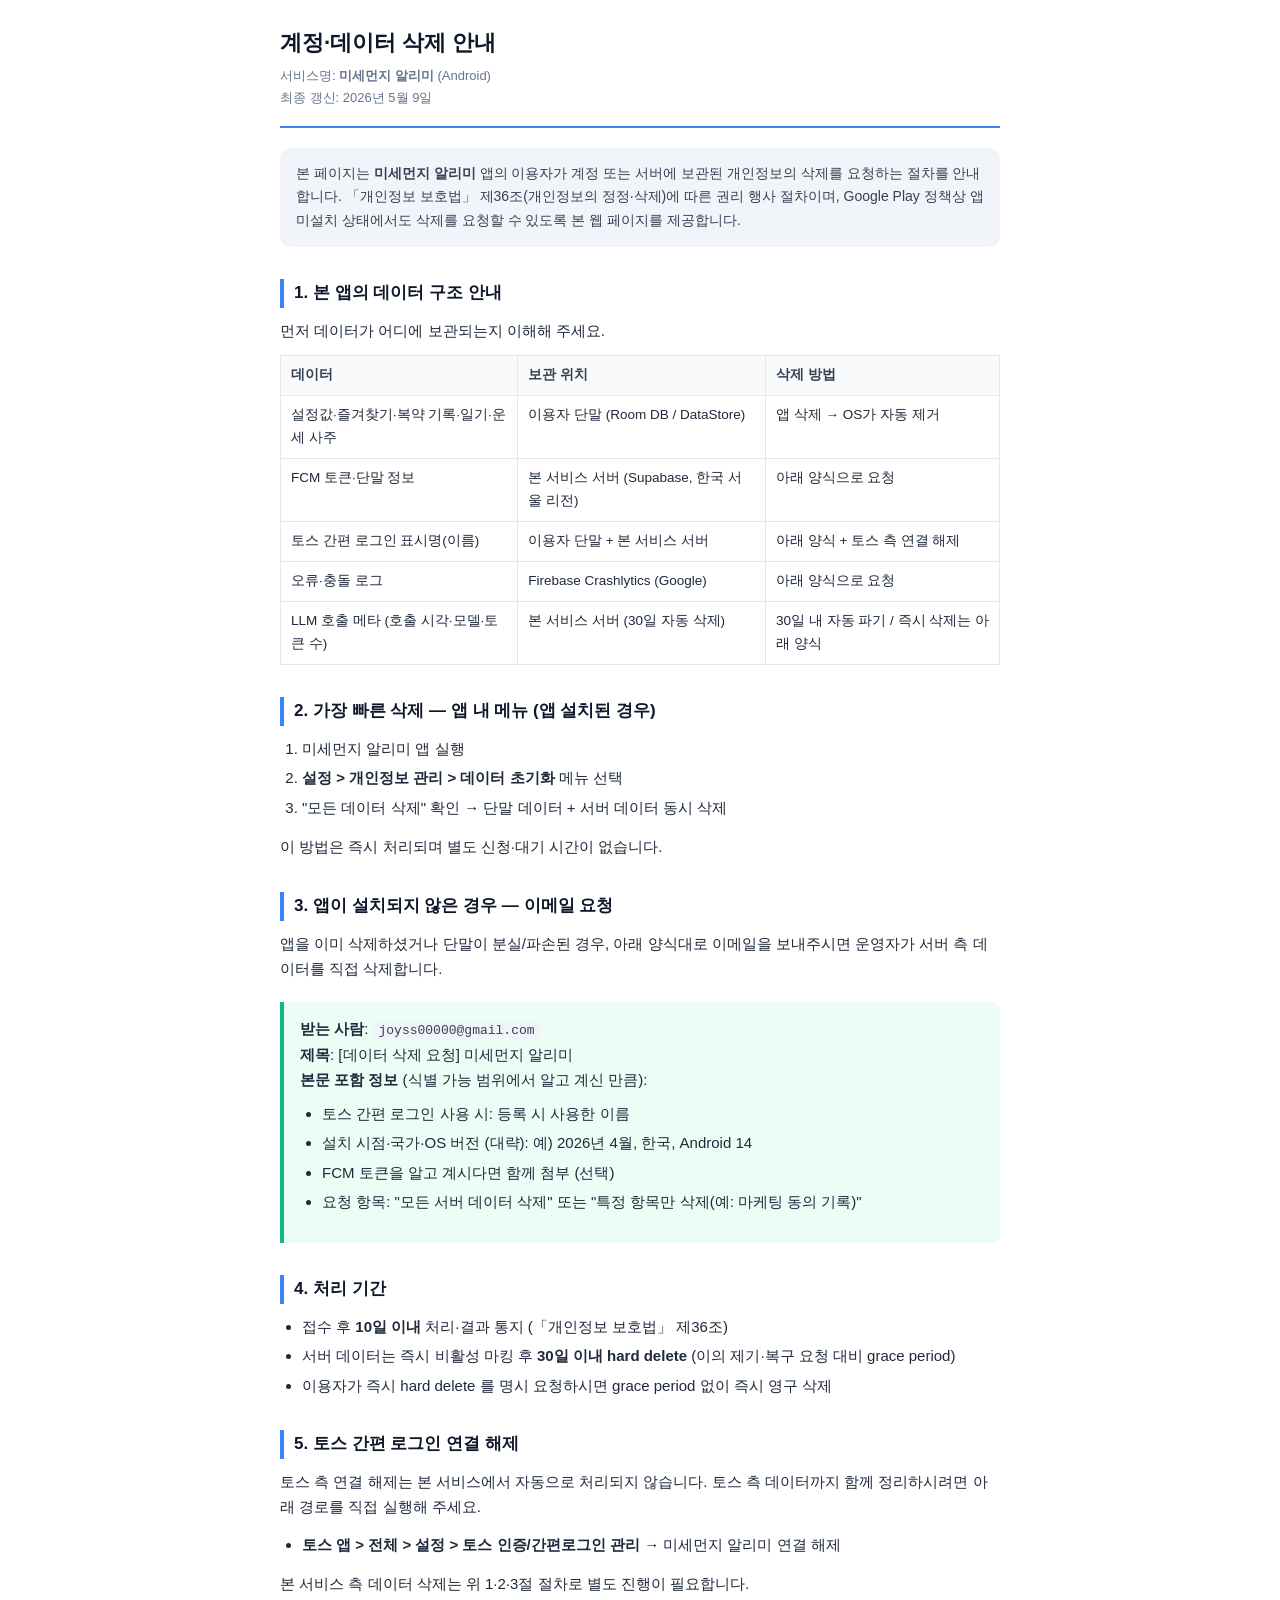
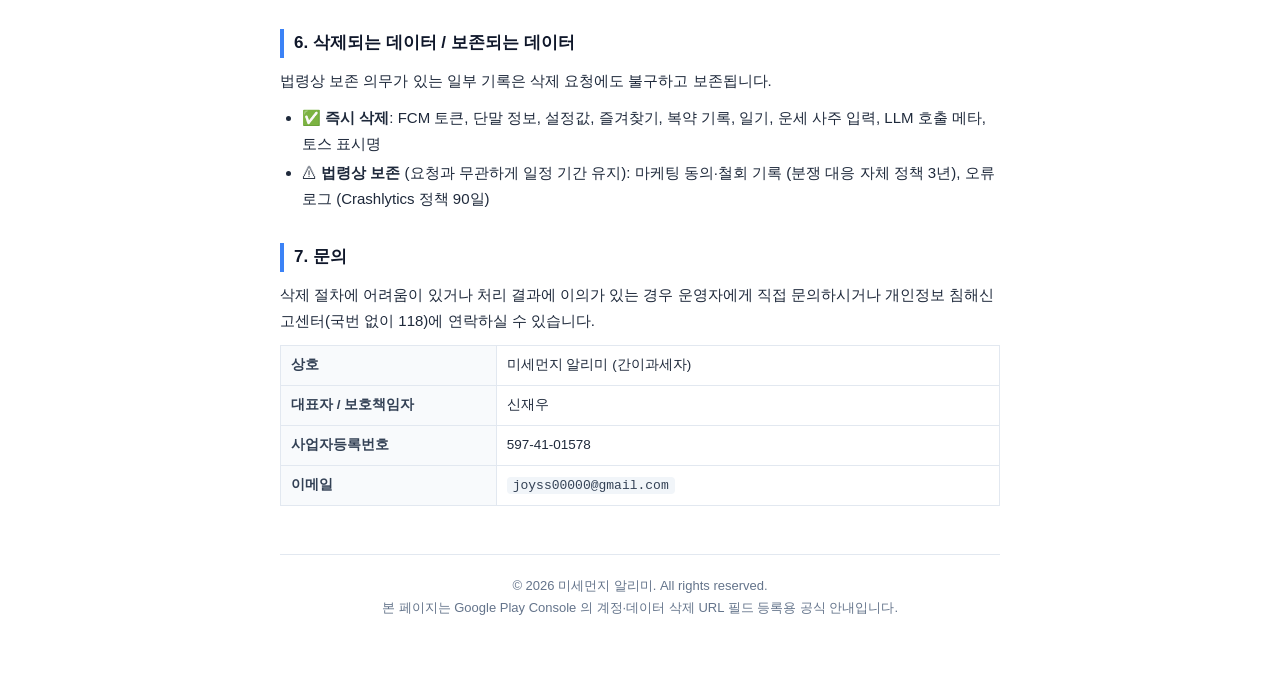
<file: account_deletion.html>
<!DOCTYPE html>
<html lang="ko">
<head>
    <meta charset="UTF-8">
    <meta name="viewport" content="width=device-width, initial-scale=1.0, maximum-scale=1.0, user-scalable=no">
    <title>계정·데이터 삭제 안내 - 미세먼지 알리미</title>
    <style>
        * { box-sizing: border-box; }
        html, body { margin: 0; padding: 0; background: #ffffff; color: #1e293b; font-family: -apple-system, BlinkMacSystemFont, "Noto Sans KR", "맑은 고딕", sans-serif; line-height: 1.7; font-size: 15px; -webkit-text-size-adjust: 100%; }
        .container { max-width: 760px; margin: 0 auto; padding: 24px 20px 60px 20px; }
        header { border-bottom: 2px solid #3b82f6; padding-bottom: 16px; margin-bottom: 20px; }
        h1 { font-size: 22px; font-weight: 800; color: #0f172a; margin: 0 0 4px 0; }
        .meta { font-size: 13px; color: #64748b; }
        .intro { background: #f1f5f9; padding: 14px 16px; border-radius: 10px; margin: 18px 0 26px 0; font-size: 14px; color: #334155; }
        h2 { font-size: 17px; font-weight: 700; color: #0f172a; margin: 32px 0 10px 0; padding-left: 10px; border-left: 4px solid #3b82f6; }
        p { margin: 6px 0 12px 0; }
        ul, ol { padding-left: 22px; margin: 6px 0 14px 0; }
        li { margin-bottom: 4px; }
        table { width: 100%; border-collapse: collapse; margin: 10px 0 18px 0; font-size: 13.5px; }
        th, td { border: 1px solid #e2e8f0; padding: 8px 10px; text-align: left; vertical-align: top; }
        th { background: #f8fafc; font-weight: 700; color: #334155; }
        code { background: #f1f5f9; padding: 1px 6px; border-radius: 4px; font-size: 13px; color: #334155; }
        .notice { background: #fff7ed; border-left: 4px solid #f97316; padding: 12px 16px; margin: 16px 0; font-size: 14px; color: #7c2d12; border-radius: 0 8px 8px 0; }
        .contact { background: #ecfdf5; border-left: 4px solid #10b981; padding: 14px 16px; margin: 20px 0; border-radius: 0 8px 8px 0; }
        footer { margin-top: 48px; padding-top: 20px; border-top: 1px solid #e2e8f0; font-size: 13px; color: #64748b; text-align: center; }
        @media (max-width: 480px) { .container { padding: 16px 14px 40px 14px; } h1 { font-size: 20px; } h2 { font-size: 16px; } table { font-size: 12.5px; } th, td { padding: 6px 8px; } }
    </style>
</head>
<body>
<div class="container">

<header>
    <h1>계정·데이터 삭제 안내</h1>
    <div class="meta">
        서비스명: <strong>미세먼지 알리미</strong> (Android)<br>
        최종 갱신: 2026년 5월 9일
    </div>
</header>

<div class="intro">
    본 페이지는 <strong>미세먼지 알리미</strong> 앱의 이용자가 계정 또는 서버에 보관된 개인정보의 삭제를 요청하는 절차를 안내합니다. 「개인정보 보호법」 제36조(개인정보의 정정·삭제)에 따른 권리 행사 절차이며, Google Play 정책상 앱 미설치 상태에서도 삭제를 요청할 수 있도록 본 웹 페이지를 제공합니다.
</div>

<h2>1. 본 앱의 데이터 구조 안내</h2>
<p>먼저 데이터가 어디에 보관되는지 이해해 주세요.</p>

<table>
    <thead>
        <tr><th>데이터</th><th>보관 위치</th><th>삭제 방법</th></tr>
    </thead>
    <tbody>
        <tr>
            <td>설정값·즐겨찾기·복약 기록·일기·운세 사주</td>
            <td>이용자 단말 (Room DB / DataStore)</td>
            <td>앱 삭제 → OS가 자동 제거</td>
        </tr>
        <tr>
            <td>FCM 토큰·단말 정보</td>
            <td>본 서비스 서버 (Supabase, 한국 서울 리전)</td>
            <td>아래 양식으로 요청</td>
        </tr>
        <tr>
            <td>토스 간편 로그인 표시명(이름)</td>
            <td>이용자 단말 + 본 서비스 서버</td>
            <td>아래 양식 + 토스 측 연결 해제</td>
        </tr>
        <tr>
            <td>오류·충돌 로그</td>
            <td>Firebase Crashlytics (Google)</td>
            <td>아래 양식으로 요청</td>
        </tr>
        <tr>
            <td>LLM 호출 메타 (호출 시각·모델·토큰 수)</td>
            <td>본 서비스 서버 (30일 자동 삭제)</td>
            <td>30일 내 자동 파기 / 즉시 삭제는 아래 양식</td>
        </tr>
    </tbody>
</table>

<h2>2. 가장 빠른 삭제 — 앱 내 메뉴 (앱 설치된 경우)</h2>
<ol>
    <li>미세먼지 알리미 앱 실행</li>
    <li><strong>설정 &gt; 개인정보 관리 &gt; 데이터 초기화</strong> 메뉴 선택</li>
    <li>"모든 데이터 삭제" 확인 → 단말 데이터 + 서버 데이터 동시 삭제</li>
</ol>
<p>이 방법은 즉시 처리되며 별도 신청·대기 시간이 없습니다.</p>

<h2>3. 앱이 설치되지 않은 경우 — 이메일 요청</h2>
<p>앱을 이미 삭제하셨거나 단말이 분실/파손된 경우, 아래 양식대로 이메일을 보내주시면 운영자가 서버 측 데이터를 직접 삭제합니다.</p>

<div class="contact">
    <strong>받는 사람</strong>: <code>joyss00000@gmail.com</code><br>
    <strong>제목</strong>: [데이터 삭제 요청] 미세먼지 알리미<br>
    <strong>본문 포함 정보</strong> (식별 가능 범위에서 알고 계신 만큼):
    <ul style="margin-top:8px;">
        <li>토스 간편 로그인 사용 시: 등록 시 사용한 이름</li>
        <li>설치 시점·국가·OS 버전 (대략): 예) 2026년 4월, 한국, Android 14</li>
        <li>FCM 토큰을 알고 계시다면 함께 첨부 (선택)</li>
        <li>요청 항목: "모든 서버 데이터 삭제" 또는 "특정 항목만 삭제(예: 마케팅 동의 기록)"</li>
    </ul>
</div>

<h2>4. 처리 기간</h2>
<ul>
    <li>접수 후 <strong>10일 이내</strong> 처리·결과 통지 (「개인정보 보호법」 제36조)</li>
    <li>서버 데이터는 즉시 비활성 마킹 후 <strong>30일 이내 hard delete</strong> (이의 제기·복구 요청 대비 grace period)</li>
    <li>이용자가 즉시 hard delete 를 명시 요청하시면 grace period 없이 즉시 영구 삭제</li>
</ul>

<h2>5. 토스 간편 로그인 연결 해제</h2>
<p>토스 측 연결 해제는 본 서비스에서 자동으로 처리되지 않습니다. 토스 측 데이터까지 함께 정리하시려면 아래 경로를 직접 실행해 주세요.</p>
<ul>
    <li><strong>토스 앱 &gt; 전체 &gt; 설정 &gt; 토스 인증/간편로그인 관리</strong> → 미세먼지 알리미 연결 해제</li>
</ul>
<p>본 서비스 측 데이터 삭제는 위 1·2·3절 절차로 별도 진행이 필요합니다.</p>

<h2>6. 삭제되는 데이터 / 보존되는 데이터</h2>
<p>법령상 보존 의무가 있는 일부 기록은 삭제 요청에도 불구하고 보존됩니다.</p>
<ul>
    <li>✅ <strong>즉시 삭제</strong>: FCM 토큰, 단말 정보, 설정값, 즐겨찾기, 복약 기록, 일기, 운세 사주 입력, LLM 호출 메타, 토스 표시명</li>
    <li>⚠ <strong>법령상 보존</strong> (요청과 무관하게 일정 기간 유지): 마케팅 동의·철회 기록 (분쟁 대응 자체 정책 3년), 오류 로그 (Crashlytics 정책 90일)</li>
</ul>

<h2>7. 문의</h2>
<p>삭제 절차에 어려움이 있거나 처리 결과에 이의가 있는 경우 운영자에게 직접 문의하시거나 개인정보 침해신고센터(국번 없이 118)에 연락하실 수 있습니다.</p>
<table>
    <tbody>
        <tr><th style="width: 30%;">상호</th><td>미세먼지 알리미 (간이과세자)</td></tr>
        <tr><th>대표자 / 보호책임자</th><td>신재우</td></tr>
        <tr><th>사업자등록번호</th><td>597-41-01578</td></tr>
        <tr><th>이메일</th><td><code>joyss00000@gmail.com</code></td></tr>
    </tbody>
</table>

<footer>
    © 2026 미세먼지 알리미. All rights reserved.<br>
    본 페이지는 Google Play Console 의 계정·데이터 삭제 URL 필드 등록용 공식 안내입니다.
</footer>

</div>
</body>
</html>
</file>
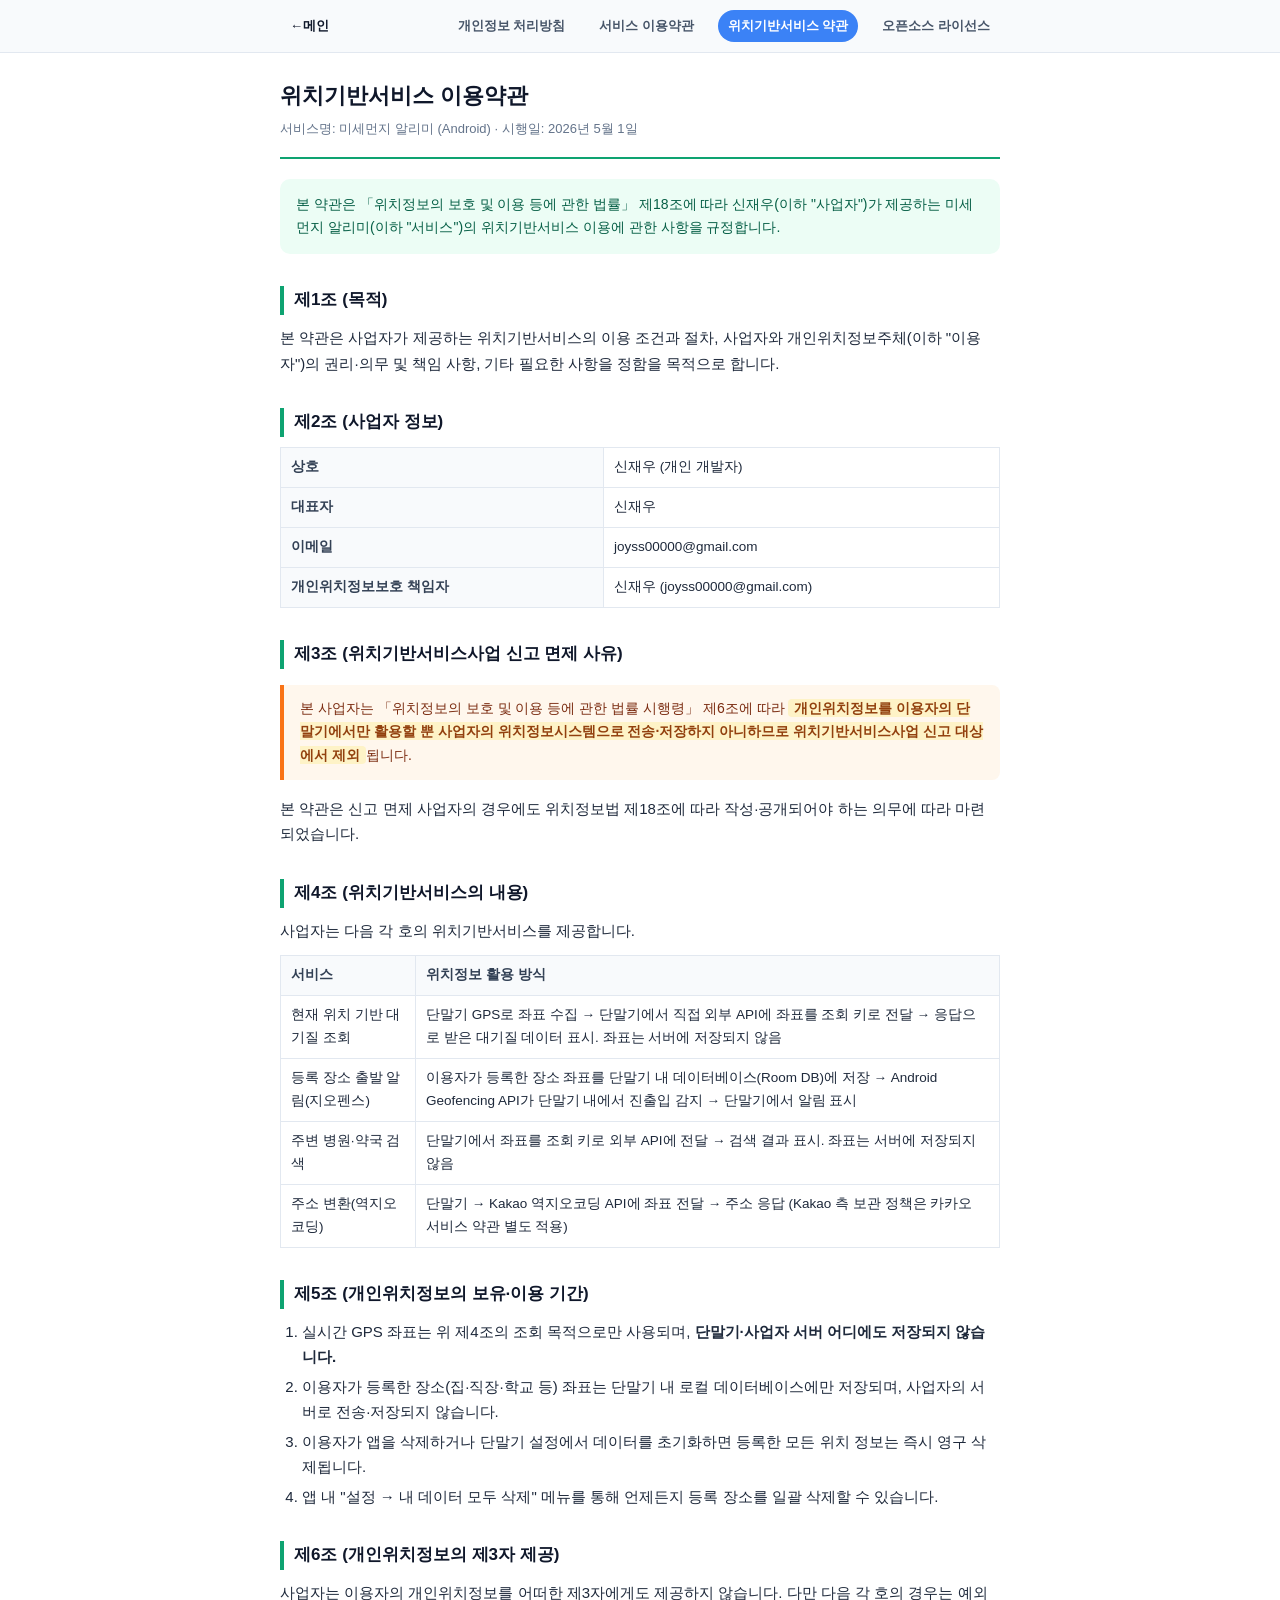
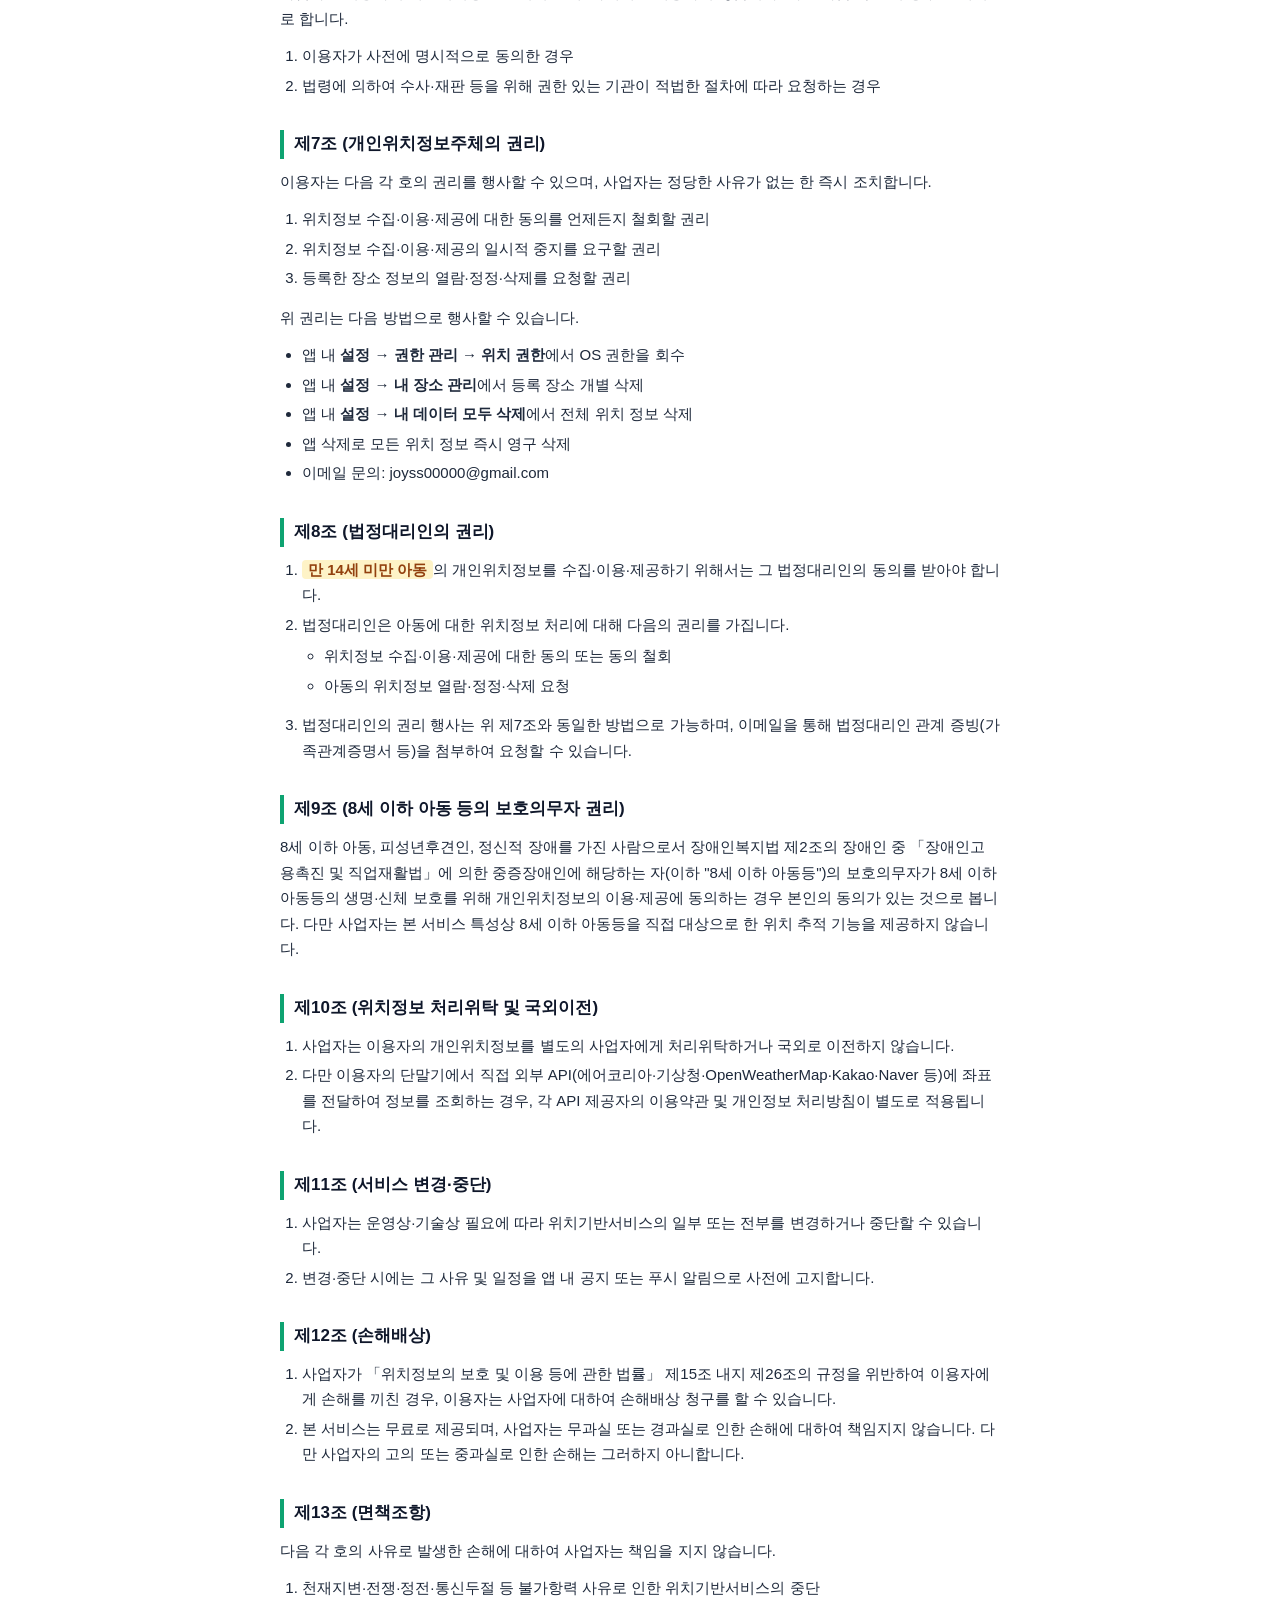
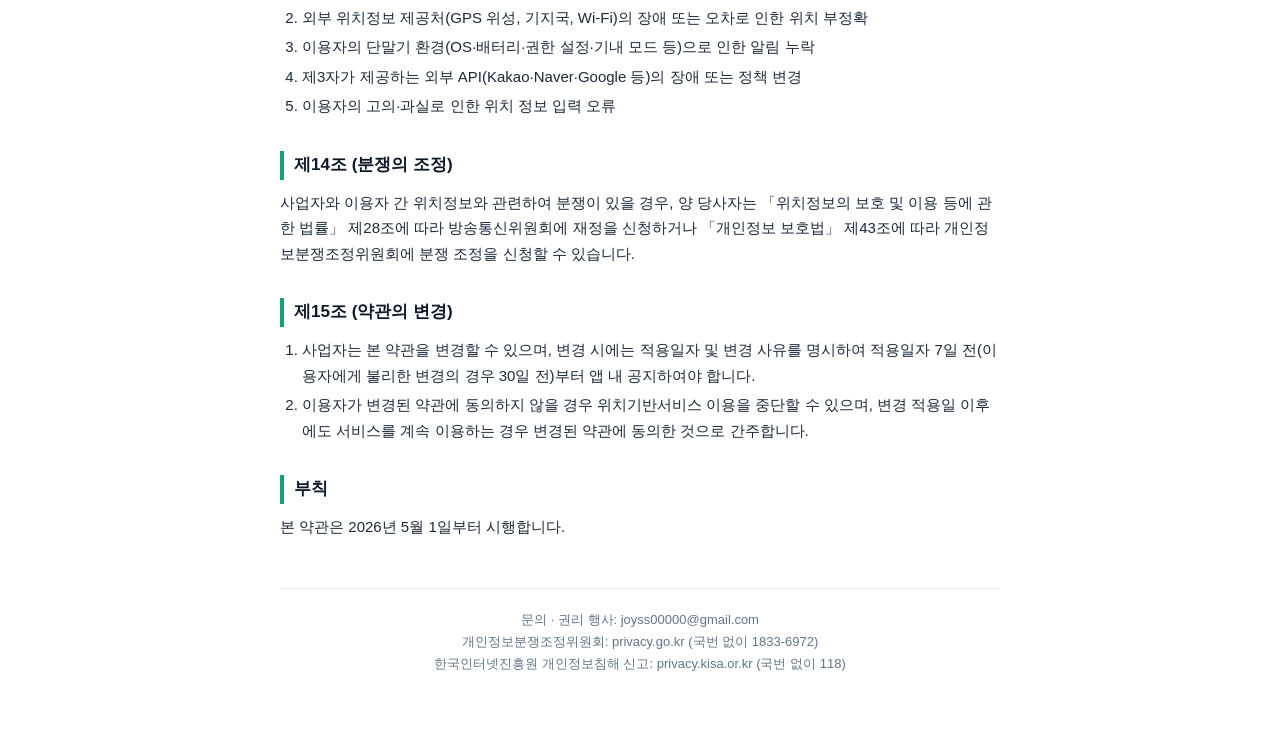
<file: location_service_terms.html>
<!DOCTYPE html>
<html lang="ko">
<head>
    <meta charset="UTF-8">
<script async src="https://pagead2.googlesyndication.com/pagead/js/adsbygoogle.js?client=ca-pub-1935946936708495" crossorigin="anonymous"></script>
    <meta name="viewport" content="width=device-width, initial-scale=1.0, maximum-scale=1.0, user-scalable=no">
    <title>위치기반서비스 이용약관 - 미세먼지 알리미</title>
    <style>
        * { box-sizing: border-box; }
        html, body {
            margin: 0; padding: 0; background: #ffffff; color: #1e293b;
            font-family: -apple-system, BlinkMacSystemFont, "Noto Sans KR", "맑은 고딕", sans-serif;
            line-height: 1.7; font-size: 15px; -webkit-text-size-adjust: 100%;
        }
        .container { max-width: 760px; margin: 0 auto; padding: 24px 20px 60px 20px; }
        header { border-bottom: 2px solid #0ea371; padding-bottom: 16px; margin-bottom: 20px; }
        h1 { font-size: 22px; font-weight: 800; color: #0f172a; margin: 0 0 4px 0; }
        .meta { font-size: 13px; color: #64748b; }
        .intro { background: #ecfdf5; padding: 14px 16px; border-radius: 10px; margin: 18px 0 26px 0; font-size: 14px; color: #065f46; }
        h2 { font-size: 17px; font-weight: 700; color: #0f172a; margin: 32px 0 10px 0; padding-left: 10px; border-left: 4px solid #0ea371; }
        h3 { font-size: 15px; font-weight: 700; color: #1e293b; margin: 18px 0 6px 0; }
        p { margin: 6px 0 12px 0; }
        ul, ol { padding-left: 22px; margin: 6px 0 14px 0; }
        li { margin-bottom: 4px; }
        table { width: 100%; border-collapse: collapse; margin: 10px 0 18px 0; font-size: 13.5px; }
        th, td { border: 1px solid #e2e8f0; padding: 8px 10px; text-align: left; vertical-align: top; }
        th { background: #f8fafc; font-weight: 700; color: #334155; }
        .notice { background: #fff7ed; border-left: 4px solid #f97316; padding: 12px 16px; margin: 16px 0; font-size: 14px; color: #7c2d12; border-radius: 0 8px 8px 0; }
        .highlight { background: #fef3c7; padding: 1px 6px; border-radius: 4px; color: #92400e; font-weight: 600; }
        footer { margin-top: 48px; padding-top: 20px; border-top: 1px solid #e2e8f0; font-size: 13px; color: #64748b; text-align: center; }
        @media (max-width: 480px) { .container { padding: 16px 14px 40px 14px; } h1 { font-size: 20px; } h2 { font-size: 16px; } }
        .legal-nav { background: #f8fafc; border-bottom: 1px solid #e2e8f0; padding: 10px 0; position: sticky; top: 0; z-index: 10; }
        .legal-nav-inner { max-width: 760px; margin: 0 auto; padding: 0 20px; display: flex; flex-wrap: wrap; gap: 6px 14px; align-items: center; font-size: 13px; }
        .legal-nav a { color: #475569; text-decoration: none; font-weight: 600; padding: 5px 10px; border-radius: 999px; transition: background .15s; white-space: nowrap; }
        .legal-nav a:hover { background: #e2e8f0; color: #0f172a; }
        .legal-nav a.active { background: #3b82f6; color: #ffffff; }
        .legal-nav .home-link { color: #0f172a; font-weight: 800; margin-right: auto; }
        .legal-nav .home-link::before { content: "\2190 "; }
        @media (max-width: 480px) { .legal-nav-inner { padding: 0 14px; gap: 4px 10px; font-size: 12.5px; } .legal-nav a { padding: 4px 8px; } }
    </style>
</head>
<body>
<nav class="legal-nav" aria-label="법률 문서 내비게이션">
    <div class="legal-nav-inner">
        <a class="home-link" href="index.html">메인</a>
        <a href="privacy_policy.html">개인정보 처리방침</a>
        <a href="terms_of_service.html">서비스 이용약관</a>
        <a class="active" href="location_service_terms.html">위치기반서비스 약관</a>
        <a href="open_source_licenses.html">오픈소스 라이선스</a>
    </div>
</nav>
<div class="container">

<header>
    <h1>위치기반서비스 이용약관</h1>
    <div class="meta">서비스명: 미세먼지 알리미 (Android) · 시행일: 2026년 5월 1일</div>
</header>

<div class="intro">
    본 약관은 「위치정보의 보호 및 이용 등에 관한 법률」 제18조에 따라 신재우(이하 "사업자")가 제공하는
    미세먼지 알리미(이하 "서비스")의 위치기반서비스 이용에 관한 사항을 규정합니다.
</div>

<h2>제1조 (목적)</h2>
<p>본 약관은 사업자가 제공하는 위치기반서비스의 이용 조건과 절차, 사업자와 개인위치정보주체(이하 "이용자")의 권리·의무 및 책임 사항, 기타 필요한 사항을 정함을 목적으로 합니다.</p>

<h2>제2조 (사업자 정보)</h2>
<table>
    <tr><th>상호</th><td>신재우 (개인 개발자)</td></tr>
    <tr><th>대표자</th><td>신재우</td></tr>
    <tr><th>이메일</th><td>joyss00000@gmail.com</td></tr>
    <tr><th>개인위치정보보호 책임자</th><td>신재우 (joyss00000@gmail.com)</td></tr>
</table>

<h2>제3조 (위치기반서비스사업 신고 면제 사유)</h2>
<div class="notice">
    본 사업자는 「위치정보의 보호 및 이용 등에 관한 법률 시행령」 제6조에 따라
    <span class="highlight">개인위치정보를 이용자의 단말기에서만 활용할 뿐 사업자의 위치정보시스템으로 전송·저장하지 아니하므로
    위치기반서비스사업 신고 대상에서 제외</span>됩니다.
</div>
<p>본 약관은 신고 면제 사업자의 경우에도 위치정보법 제18조에 따라 작성·공개되어야 하는 의무에 따라 마련되었습니다.</p>

<h2>제4조 (위치기반서비스의 내용)</h2>
<p>사업자는 다음 각 호의 위치기반서비스를 제공합니다.</p>
<table>
    <tr><th>서비스</th><th>위치정보 활용 방식</th></tr>
    <tr>
        <td>현재 위치 기반 대기질 조회</td>
        <td>단말기 GPS로 좌표 수집 → 단말기에서 직접 외부 API에 좌표를 조회 키로 전달 → 응답으로 받은 대기질 데이터 표시. 좌표는 서버에 저장되지 않음</td>
    </tr>
    <tr>
        <td>등록 장소 출발 알림(지오펜스)</td>
        <td>이용자가 등록한 장소 좌표를 단말기 내 데이터베이스(Room DB)에 저장 → Android Geofencing API가 단말기 내에서 진출입 감지 → 단말기에서 알림 표시</td>
    </tr>
    <tr>
        <td>주변 병원·약국 검색</td>
        <td>단말기에서 좌표를 조회 키로 외부 API에 전달 → 검색 결과 표시. 좌표는 서버에 저장되지 않음</td>
    </tr>
    <tr>
        <td>주소 변환(역지오코딩)</td>
        <td>단말기 → Kakao 역지오코딩 API에 좌표 전달 → 주소 응답 (Kakao 측 보관 정책은 카카오 서비스 약관 별도 적용)</td>
    </tr>
</table>

<h2>제5조 (개인위치정보의 보유·이용 기간)</h2>
<ol>
    <li>실시간 GPS 좌표는 위 제4조의 조회 목적으로만 사용되며, <b>단말기·사업자 서버 어디에도 저장되지 않습니다.</b></li>
    <li>이용자가 등록한 장소(집·직장·학교 등) 좌표는 단말기 내 로컬 데이터베이스에만 저장되며, 사업자의 서버로 전송·저장되지 않습니다.</li>
    <li>이용자가 앱을 삭제하거나 단말기 설정에서 데이터를 초기화하면 등록한 모든 위치 정보는 즉시 영구 삭제됩니다.</li>
    <li>앱 내 "설정 → 내 데이터 모두 삭제" 메뉴를 통해 언제든지 등록 장소를 일괄 삭제할 수 있습니다.</li>
</ol>

<h2>제6조 (개인위치정보의 제3자 제공)</h2>
<p>사업자는 이용자의 개인위치정보를 어떠한 제3자에게도 제공하지 않습니다. 다만 다음 각 호의 경우는 예외로 합니다.</p>
<ol>
    <li>이용자가 사전에 명시적으로 동의한 경우</li>
    <li>법령에 의하여 수사·재판 등을 위해 권한 있는 기관이 적법한 절차에 따라 요청하는 경우</li>
</ol>

<h2>제7조 (개인위치정보주체의 권리)</h2>
<p>이용자는 다음 각 호의 권리를 행사할 수 있으며, 사업자는 정당한 사유가 없는 한 즉시 조치합니다.</p>
<ol>
    <li>위치정보 수집·이용·제공에 대한 동의를 언제든지 철회할 권리</li>
    <li>위치정보 수집·이용·제공의 일시적 중지를 요구할 권리</li>
    <li>등록한 장소 정보의 열람·정정·삭제를 요청할 권리</li>
</ol>
<p>위 권리는 다음 방법으로 행사할 수 있습니다.</p>
<ul>
    <li>앱 내 <b>설정 → 권한 관리 → 위치 권한</b>에서 OS 권한을 회수</li>
    <li>앱 내 <b>설정 → 내 장소 관리</b>에서 등록 장소 개별 삭제</li>
    <li>앱 내 <b>설정 → 내 데이터 모두 삭제</b>에서 전체 위치 정보 삭제</li>
    <li>앱 삭제로 모든 위치 정보 즉시 영구 삭제</li>
    <li>이메일 문의: joyss00000@gmail.com</li>
</ul>

<h2>제8조 (법정대리인의 권리)</h2>
<ol>
    <li><span class="highlight">만 14세 미만 아동</span>의 개인위치정보를 수집·이용·제공하기 위해서는 그 법정대리인의 동의를 받아야 합니다.</li>
    <li>법정대리인은 아동에 대한 위치정보 처리에 대해 다음의 권리를 가집니다.
        <ul>
            <li>위치정보 수집·이용·제공에 대한 동의 또는 동의 철회</li>
            <li>아동의 위치정보 열람·정정·삭제 요청</li>
        </ul>
    </li>
    <li>법정대리인의 권리 행사는 위 제7조와 동일한 방법으로 가능하며, 이메일을 통해 법정대리인 관계 증빙(가족관계증명서 등)을 첨부하여 요청할 수 있습니다.</li>
</ol>

<h2>제9조 (8세 이하 아동 등의 보호의무자 권리)</h2>
<p>8세 이하 아동, 피성년후견인, 정신적 장애를 가진 사람으로서 장애인복지법 제2조의 장애인 중 「장애인고용촉진 및 직업재활법」에 의한 중증장애인에 해당하는 자(이하 "8세 이하 아동등")의 보호의무자가 8세 이하 아동등의 생명·신체 보호를 위해 개인위치정보의 이용·제공에 동의하는 경우 본인의 동의가 있는 것으로 봅니다. 다만 사업자는 본 서비스 특성상 8세 이하 아동등을 직접 대상으로 한 위치 추적 기능을 제공하지 않습니다.</p>

<h2>제10조 (위치정보 처리위탁 및 국외이전)</h2>
<ol>
    <li>사업자는 이용자의 개인위치정보를 별도의 사업자에게 처리위탁하거나 국외로 이전하지 않습니다.</li>
    <li>다만 이용자의 단말기에서 직접 외부 API(에어코리아·기상청·OpenWeatherMap·Kakao·Naver 등)에 좌표를 전달하여 정보를 조회하는 경우, 각 API 제공자의 이용약관 및 개인정보 처리방침이 별도로 적용됩니다.</li>
</ol>

<h2>제11조 (서비스 변경·중단)</h2>
<ol>
    <li>사업자는 운영상·기술상 필요에 따라 위치기반서비스의 일부 또는 전부를 변경하거나 중단할 수 있습니다.</li>
    <li>변경·중단 시에는 그 사유 및 일정을 앱 내 공지 또는 푸시 알림으로 사전에 고지합니다.</li>
</ol>

<h2>제12조 (손해배상)</h2>
<ol>
    <li>사업자가 「위치정보의 보호 및 이용 등에 관한 법률」 제15조 내지 제26조의 규정을 위반하여 이용자에게 손해를 끼친 경우, 이용자는 사업자에 대하여 손해배상 청구를 할 수 있습니다.</li>
    <li>본 서비스는 무료로 제공되며, 사업자는 무과실 또는 경과실로 인한 손해에 대하여 책임지지 않습니다. 다만 사업자의 고의 또는 중과실로 인한 손해는 그러하지 아니합니다.</li>
</ol>

<h2>제13조 (면책조항)</h2>
<p>다음 각 호의 사유로 발생한 손해에 대하여 사업자는 책임을 지지 않습니다.</p>
<ol>
    <li>천재지변·전쟁·정전·통신두절 등 불가항력 사유로 인한 위치기반서비스의 중단</li>
    <li>외부 위치정보 제공처(GPS 위성, 기지국, Wi-Fi)의 장애 또는 오차로 인한 위치 부정확</li>
    <li>이용자의 단말기 환경(OS·배터리·권한 설정·기내 모드 등)으로 인한 알림 누락</li>
    <li>제3자가 제공하는 외부 API(Kakao·Naver·Google 등)의 장애 또는 정책 변경</li>
    <li>이용자의 고의·과실로 인한 위치 정보 입력 오류</li>
</ol>

<h2>제14조 (분쟁의 조정)</h2>
<p>사업자와 이용자 간 위치정보와 관련하여 분쟁이 있을 경우, 양 당사자는 「위치정보의 보호 및 이용 등에 관한 법률」 제28조에 따라 방송통신위원회에 재정을 신청하거나 「개인정보 보호법」 제43조에 따라 개인정보분쟁조정위원회에 분쟁 조정을 신청할 수 있습니다.</p>

<h2>제15조 (약관의 변경)</h2>
<ol>
    <li>사업자는 본 약관을 변경할 수 있으며, 변경 시에는 적용일자 및 변경 사유를 명시하여 적용일자 7일 전(이용자에게 불리한 변경의 경우 30일 전)부터 앱 내 공지하여야 합니다.</li>
    <li>이용자가 변경된 약관에 동의하지 않을 경우 위치기반서비스 이용을 중단할 수 있으며, 변경 적용일 이후에도 서비스를 계속 이용하는 경우 변경된 약관에 동의한 것으로 간주합니다.</li>
</ol>

<h2>부칙</h2>
<p>본 약관은 2026년 5월 1일부터 시행합니다.</p>

<footer>
    문의 · 권리 행사: joyss00000@gmail.com<br>
    개인정보분쟁조정위원회: privacy.go.kr (국번 없이 1833-6972)<br>
    한국인터넷진흥원 개인정보침해 신고: privacy.kisa.or.kr (국번 없이 118)
</footer>

</div>
</body>
</html>
</file>
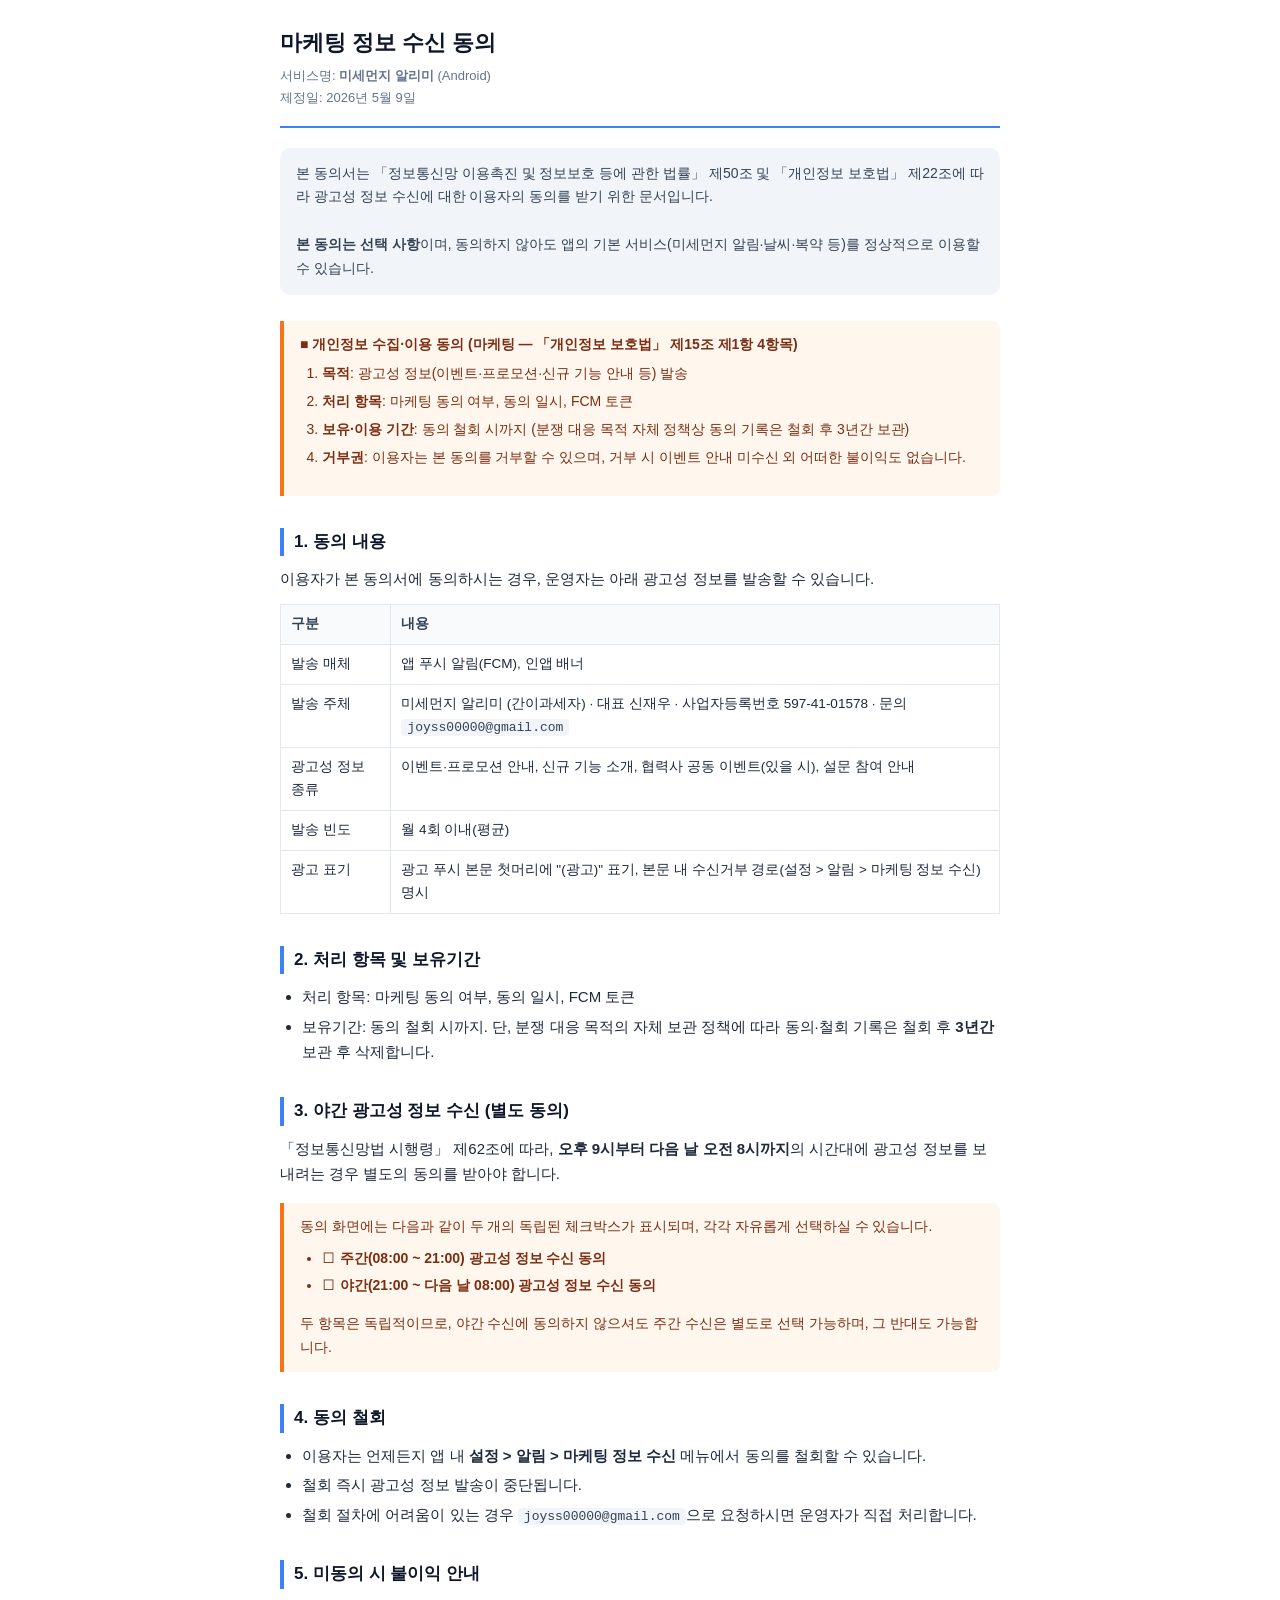
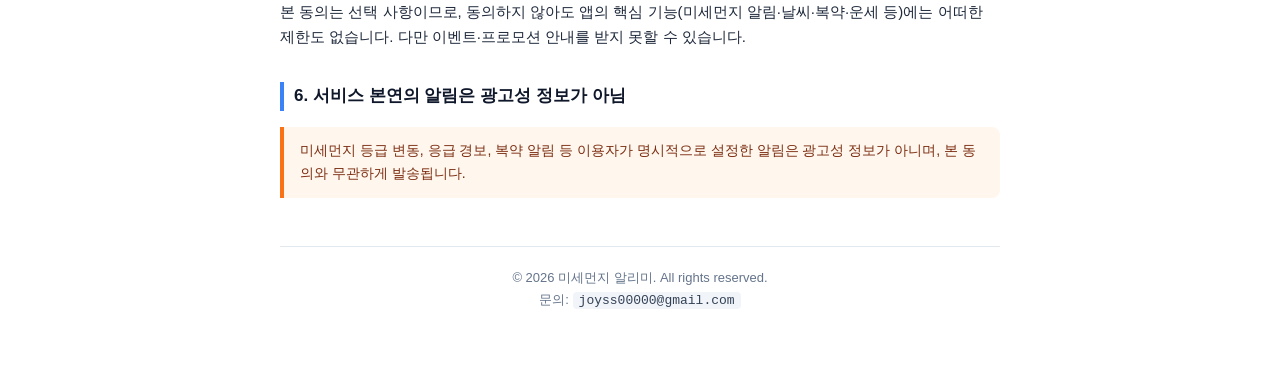
<file: marketing_consent.html>
<!DOCTYPE html>
<html lang="ko">
<head>
    <meta charset="UTF-8">
    <meta name="viewport" content="width=device-width, initial-scale=1.0, maximum-scale=1.0, user-scalable=no">
    <title>마케팅 정보 수신 동의 - 미세먼지 알리미</title>
    <style>
        * { box-sizing: border-box; }
        html, body { margin: 0; padding: 0; background: #ffffff; color: #1e293b; font-family: -apple-system, BlinkMacSystemFont, "Noto Sans KR", "맑은 고딕", sans-serif; line-height: 1.7; font-size: 15px; -webkit-text-size-adjust: 100%; }
        .container { max-width: 760px; margin: 0 auto; padding: 24px 20px 60px 20px; }
        header { border-bottom: 2px solid #3b82f6; padding-bottom: 16px; margin-bottom: 20px; }
        h1 { font-size: 22px; font-weight: 800; color: #0f172a; margin: 0 0 4px 0; }
        .meta { font-size: 13px; color: #64748b; }
        .intro { background: #f1f5f9; padding: 14px 16px; border-radius: 10px; margin: 18px 0 26px 0; font-size: 14px; color: #334155; }
        h2 { font-size: 17px; font-weight: 700; color: #0f172a; margin: 32px 0 10px 0; padding-left: 10px; border-left: 4px solid #3b82f6; }
        p { margin: 6px 0 12px 0; }
        ul, ol { padding-left: 22px; margin: 6px 0 14px 0; }
        li { margin-bottom: 4px; }
        table { width: 100%; border-collapse: collapse; margin: 10px 0 18px 0; font-size: 13.5px; }
        th, td { border: 1px solid #e2e8f0; padding: 8px 10px; text-align: left; vertical-align: top; }
        th { background: #f8fafc; font-weight: 700; color: #334155; }
        code { background: #f1f5f9; padding: 1px 6px; border-radius: 4px; font-size: 13px; color: #334155; }
        .notice { background: #fff7ed; border-left: 4px solid #f97316; padding: 12px 16px; margin: 16px 0; font-size: 14px; color: #7c2d12; border-radius: 0 8px 8px 0; }
        footer { margin-top: 48px; padding-top: 20px; border-top: 1px solid #e2e8f0; font-size: 13px; color: #64748b; text-align: center; }
        @media (max-width: 480px) { .container { padding: 16px 14px 40px 14px; } h1 { font-size: 20px; } h2 { font-size: 16px; } table { font-size: 12.5px; } th, td { padding: 6px 8px; } }
    </style>
</head>
<body>
<div class="container">

<header>
    <h1>마케팅 정보 수신 동의</h1>
    <div class="meta">
        서비스명: <strong>미세먼지 알리미</strong> (Android)<br>
        제정일: 2026년 5월 9일
    </div>
</header>

<div class="intro">
    본 동의서는 「정보통신망 이용촉진 및 정보보호 등에 관한 법률」 제50조 및 「개인정보 보호법」 제22조에 따라 광고성 정보 수신에 대한 이용자의 동의를 받기 위한 문서입니다.
    <br><br>
    <strong>본 동의는 선택 사항</strong>이며, 동의하지 않아도 앱의 기본 서비스(미세먼지 알림·날씨·복약 등)를 정상적으로 이용할 수 있습니다.
</div>

<div class="notice">
    <strong>■ 개인정보 수집·이용 동의 (마케팅 — 「개인정보 보호법」 제15조 제1항 4항목)</strong>
    <ol>
        <li><strong>목적</strong>: 광고성 정보(이벤트·프로모션·신규 기능 안내 등) 발송</li>
        <li><strong>처리 항목</strong>: 마케팅 동의 여부, 동의 일시, FCM 토큰</li>
        <li><strong>보유·이용 기간</strong>: 동의 철회 시까지 (분쟁 대응 목적 자체 정책상 동의 기록은 철회 후 3년간 보관)</li>
        <li><strong>거부권</strong>: 이용자는 본 동의를 거부할 수 있으며, 거부 시 이벤트 안내 미수신 외 어떠한 불이익도 없습니다.</li>
    </ol>
</div>

<h2>1. 동의 내용</h2>
<p>이용자가 본 동의서에 동의하시는 경우, 운영자는 아래 광고성 정보를 발송할 수 있습니다.</p>

<table>
    <thead>
        <tr><th>구분</th><th>내용</th></tr>
    </thead>
    <tbody>
        <tr><td>발송 매체</td><td>앱 푸시 알림(FCM), 인앱 배너</td></tr>
        <tr><td>발송 주체</td><td>미세먼지 알리미 (간이과세자) · 대표 신재우 · 사업자등록번호 597-41-01578 · 문의 <code>joyss00000@gmail.com</code></td></tr>
        <tr><td>광고성 정보 종류</td><td>이벤트·프로모션 안내, 신규 기능 소개, 협력사 공동 이벤트(있을 시), 설문 참여 안내</td></tr>
        <tr><td>발송 빈도</td><td>월 4회 이내(평균)</td></tr>
        <tr><td>광고 표기</td><td>광고 푸시 본문 첫머리에 "(광고)" 표기, 본문 내 수신거부 경로(설정 &gt; 알림 &gt; 마케팅 정보 수신) 명시</td></tr>
    </tbody>
</table>

<h2>2. 처리 항목 및 보유기간</h2>
<ul>
    <li>처리 항목: 마케팅 동의 여부, 동의 일시, FCM 토큰</li>
    <li>보유기간: 동의 철회 시까지. 단, 분쟁 대응 목적의 자체 보관 정책에 따라 동의·철회 기록은 철회 후 <strong>3년간</strong> 보관 후 삭제합니다.</li>
</ul>

<h2>3. 야간 광고성 정보 수신 (별도 동의)</h2>
<p>「정보통신망법 시행령」 제62조에 따라, <strong>오후 9시부터 다음 날 오전 8시까지</strong>의 시간대에 광고성 정보를 보내려는 경우 별도의 동의를 받아야 합니다.</p>
<div class="notice">
    동의 화면에는 다음과 같이 두 개의 독립된 체크박스가 표시되며, 각각 자유롭게 선택하실 수 있습니다.
    <ul style="margin-top:8px;">
        <li>☐ <strong>주간(08:00 ~ 21:00) 광고성 정보 수신 동의</strong></li>
        <li>☐ <strong>야간(21:00 ~ 다음 날 08:00) 광고성 정보 수신 동의</strong></li>
    </ul>
    두 항목은 독립적이므로, 야간 수신에 동의하지 않으셔도 주간 수신은 별도로 선택 가능하며, 그 반대도 가능합니다.
</div>

<h2>4. 동의 철회</h2>
<ul>
    <li>이용자는 언제든지 앱 내 <strong>설정 &gt; 알림 &gt; 마케팅 정보 수신</strong> 메뉴에서 동의를 철회할 수 있습니다.</li>
    <li>철회 즉시 광고성 정보 발송이 중단됩니다.</li>
    <li>철회 절차에 어려움이 있는 경우 <code>joyss00000@gmail.com</code>으로 요청하시면 운영자가 직접 처리합니다.</li>
</ul>

<h2>5. 미동의 시 불이익 안내</h2>
<p>본 동의는 선택 사항이므로, 동의하지 않아도 앱의 핵심 기능(미세먼지 알림·날씨·복약·운세 등)에는 어떠한 제한도 없습니다. 다만 이벤트·프로모션 안내를 받지 못할 수 있습니다.</p>

<h2>6. 서비스 본연의 알림은 광고성 정보가 아님</h2>
<div class="notice">
    미세먼지 등급 변동, 응급 경보, 복약 알림 등 이용자가 명시적으로 설정한 알림은 광고성 정보가 아니며, 본 동의와 무관하게 발송됩니다.
</div>

<footer>
    © 2026 미세먼지 알리미. All rights reserved.<br>
    문의: <code>joyss00000@gmail.com</code>
</footer>

</div>
</body>
</html>
</file>
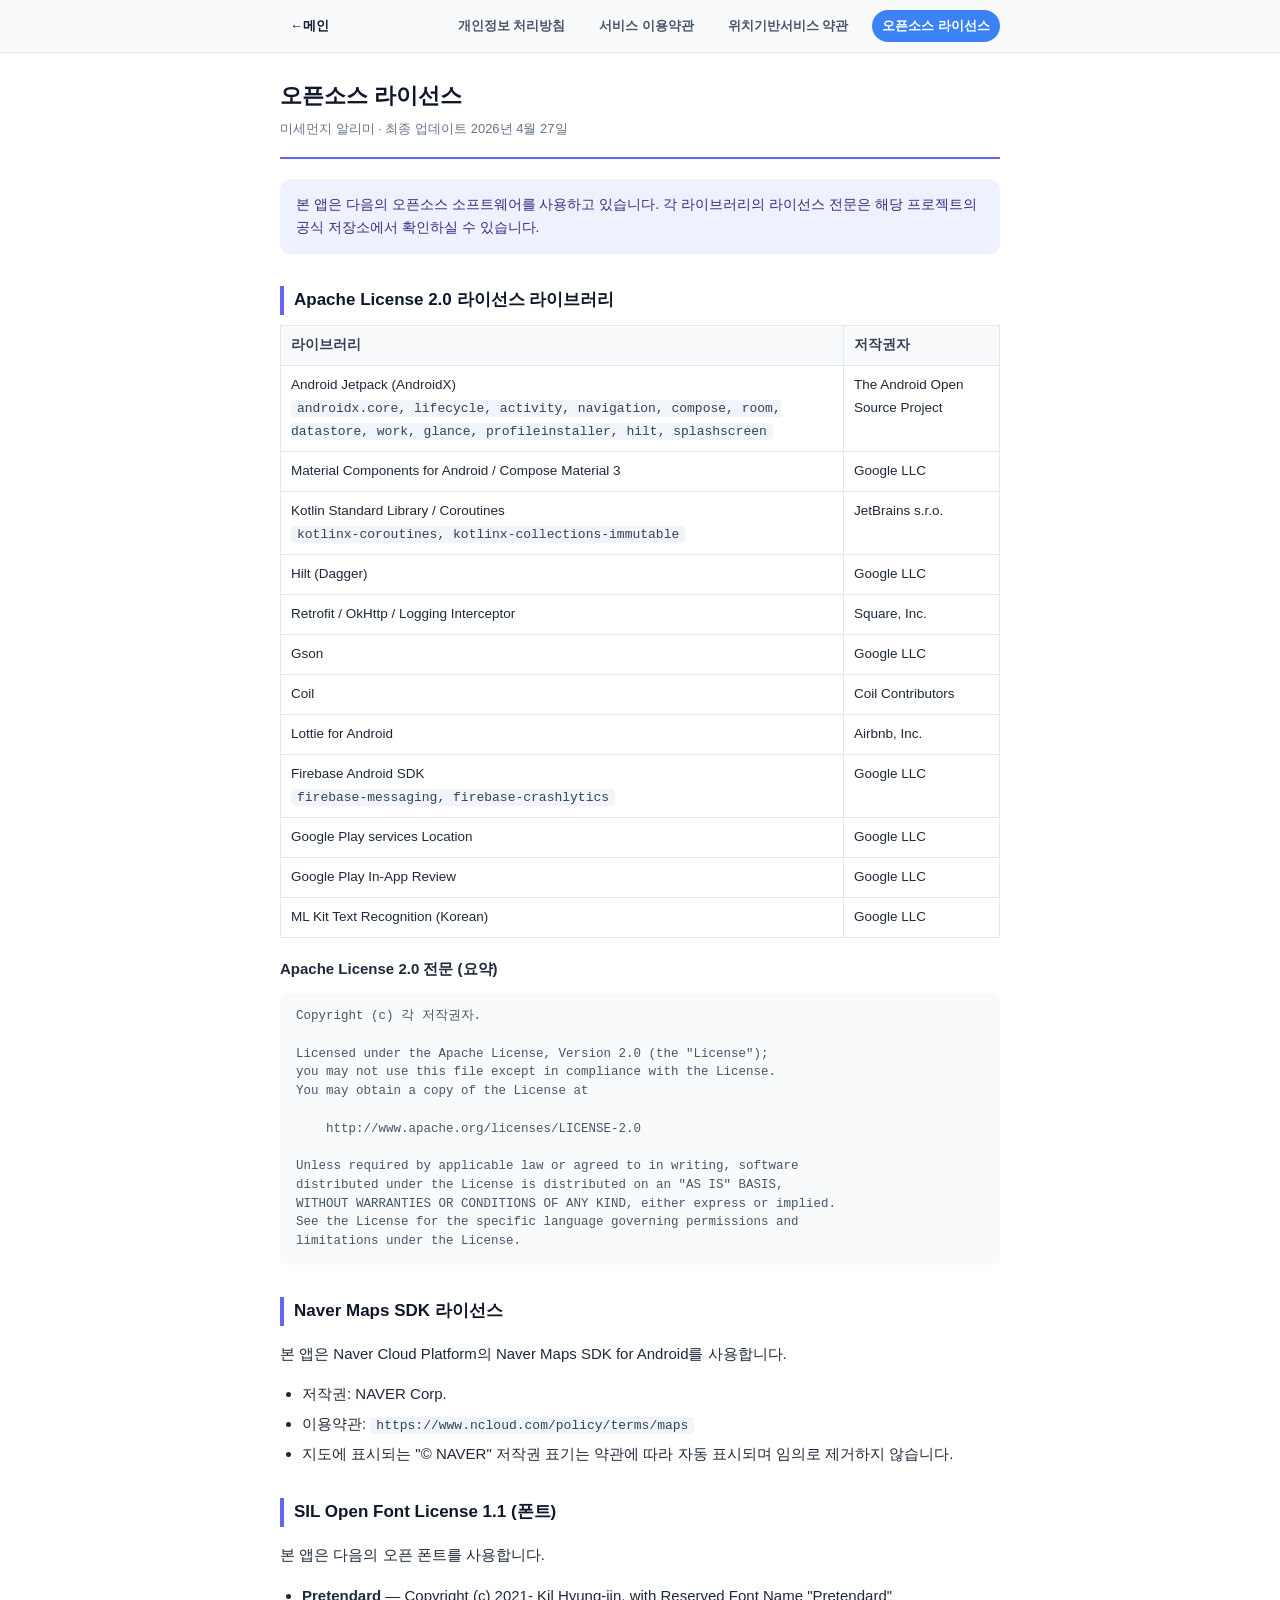
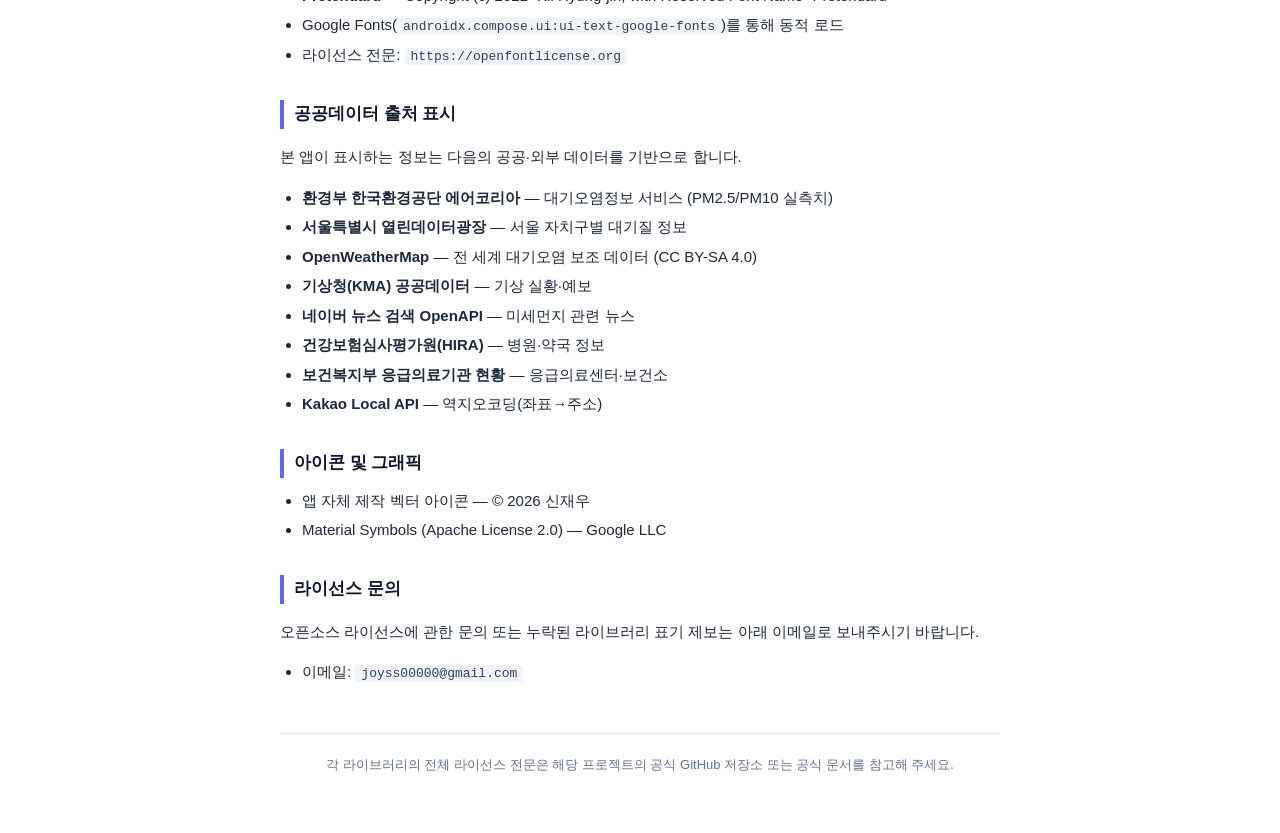
<file: open_source_licenses.html>
<!DOCTYPE html>
<html lang="ko">
<head>
    <meta charset="UTF-8">
<script async src="https://pagead2.googlesyndication.com/pagead/js/adsbygoogle.js?client=ca-pub-1935946936708495" crossorigin="anonymous"></script>
    <meta name="viewport" content="width=device-width, initial-scale=1.0, maximum-scale=1.0, user-scalable=no">
    <title>오픈소스 라이선스 - 미세먼지 알리미</title>
    <style>
        * { box-sizing: border-box; }
        html, body {
            margin: 0; padding: 0; background: #ffffff; color: #1e293b;
            font-family: -apple-system, BlinkMacSystemFont, "Noto Sans KR", "맑은 고딕", sans-serif;
            line-height: 1.7; font-size: 15px; -webkit-text-size-adjust: 100%;
        }
        .container { max-width: 760px; margin: 0 auto; padding: 24px 20px 60px 20px; }
        header { border-bottom: 2px solid #6366f1; padding-bottom: 16px; margin-bottom: 20px; }
        h1 { font-size: 22px; font-weight: 800; color: #0f172a; margin: 0 0 4px 0; }
        .meta { font-size: 13px; color: #64748b; }
        .intro { background: #eef2ff; padding: 14px 16px; border-radius: 10px; margin: 18px 0 26px 0; font-size: 14px; color: #312e81; }
        h2 { font-size: 17px; font-weight: 700; color: #0f172a; margin: 32px 0 10px 0; padding-left: 10px; border-left: 4px solid #6366f1; }
        h3 { font-size: 15px; font-weight: 700; color: #1e293b; margin: 18px 0 6px 0; }
        ul { padding-left: 22px; margin: 6px 0 14px 0; }
        li { margin-bottom: 4px; }
        table { width: 100%; border-collapse: collapse; margin: 10px 0 18px 0; font-size: 13.5px; }
        th, td { border: 1px solid #e2e8f0; padding: 8px 10px; text-align: left; vertical-align: top; }
        th { background: #f8fafc; font-weight: 700; color: #334155; }
        code { background: #f1f5f9; padding: 1px 6px; border-radius: 4px; font-size: 13px; color: #334155; }
        .license-text { background: #f8fafc; padding: 14px 16px; border-radius: 8px; margin: 12px 0; font-family: ui-monospace, "SF Mono", Consolas, monospace; font-size: 12.5px; line-height: 1.5; white-space: pre-wrap; color: #475569; }
        footer { margin-top: 48px; padding-top: 20px; border-top: 1px solid #e2e8f0; font-size: 13px; color: #64748b; text-align: center; }
        @media (max-width: 480px) { .container { padding: 16px 14px 40px 14px; } h1 { font-size: 20px; } h2 { font-size: 16px; } }
        .legal-nav { background: #f8fafc; border-bottom: 1px solid #e2e8f0; padding: 10px 0; position: sticky; top: 0; z-index: 10; }
        .legal-nav-inner { max-width: 760px; margin: 0 auto; padding: 0 20px; display: flex; flex-wrap: wrap; gap: 6px 14px; align-items: center; font-size: 13px; }
        .legal-nav a { color: #475569; text-decoration: none; font-weight: 600; padding: 5px 10px; border-radius: 999px; transition: background .15s; white-space: nowrap; }
        .legal-nav a:hover { background: #e2e8f0; color: #0f172a; }
        .legal-nav a.active { background: #3b82f6; color: #ffffff; }
        .legal-nav .home-link { color: #0f172a; font-weight: 800; margin-right: auto; }
        .legal-nav .home-link::before { content: "\2190 "; }
        @media (max-width: 480px) { .legal-nav-inner { padding: 0 14px; gap: 4px 10px; font-size: 12.5px; } .legal-nav a { padding: 4px 8px; } }
    </style>
</head>
<body>
<nav class="legal-nav" aria-label="법률 문서 내비게이션">
    <div class="legal-nav-inner">
        <a class="home-link" href="index.html">메인</a>
        <a href="privacy_policy.html">개인정보 처리방침</a>
        <a href="terms_of_service.html">서비스 이용약관</a>
        <a href="location_service_terms.html">위치기반서비스 약관</a>
        <a class="active" href="open_source_licenses.html">오픈소스 라이선스</a>
    </div>
</nav>
<div class="container">

<header>
    <h1>오픈소스 라이선스</h1>
    <div class="meta">미세먼지 알리미 · 최종 업데이트 2026년 4월 27일</div>
</header>

<div class="intro">
    본 앱은 다음의 오픈소스 소프트웨어를 사용하고 있습니다. 각 라이브러리의 라이선스 전문은 해당 프로젝트의 공식 저장소에서 확인하실 수 있습니다.
</div>

<h2>Apache License 2.0 라이선스 라이브러리</h2>

<table>
    <thead>
        <tr><th>라이브러리</th><th>저작권자</th></tr>
    </thead>
    <tbody>
        <tr><td>Android Jetpack (AndroidX)<br><code>androidx.core, lifecycle, activity, navigation, compose, room, datastore, work, glance, profileinstaller, hilt, splashscreen</code></td><td>The Android Open Source Project</td></tr>
        <tr><td>Material Components for Android / Compose Material 3</td><td>Google LLC</td></tr>
        <tr><td>Kotlin Standard Library / Coroutines<br><code>kotlinx-coroutines, kotlinx-collections-immutable</code></td><td>JetBrains s.r.o.</td></tr>
        <tr><td>Hilt (Dagger)</td><td>Google LLC</td></tr>
        <tr><td>Retrofit / OkHttp / Logging Interceptor</td><td>Square, Inc.</td></tr>
        <tr><td>Gson</td><td>Google LLC</td></tr>
        <tr><td>Coil</td><td>Coil Contributors</td></tr>
        <tr><td>Lottie for Android</td><td>Airbnb, Inc.</td></tr>
        <tr><td>Firebase Android SDK<br><code>firebase-messaging, firebase-crashlytics</code></td><td>Google LLC</td></tr>
        <tr><td>Google Play services Location</td><td>Google LLC</td></tr>
        <tr><td>Google Play In-App Review</td><td>Google LLC</td></tr>
        <tr><td>ML Kit Text Recognition (Korean)</td><td>Google LLC</td></tr>
    </tbody>
</table>

<h3>Apache License 2.0 전문 (요약)</h3>
<div class="license-text">Copyright (c) 각 저작권자.

Licensed under the Apache License, Version 2.0 (the "License");
you may not use this file except in compliance with the License.
You may obtain a copy of the License at

    http://www.apache.org/licenses/LICENSE-2.0

Unless required by applicable law or agreed to in writing, software
distributed under the License is distributed on an "AS IS" BASIS,
WITHOUT WARRANTIES OR CONDITIONS OF ANY KIND, either express or implied.
See the License for the specific language governing permissions and
limitations under the License.</div>

<h2>Naver Maps SDK 라이선스</h2>
<p>본 앱은 Naver Cloud Platform의 Naver Maps SDK for Android를 사용합니다.</p>
<ul>
    <li>저작권: NAVER Corp.</li>
    <li>이용약관: <code>https://www.ncloud.com/policy/terms/maps</code></li>
    <li>지도에 표시되는 "© NAVER" 저작권 표기는 약관에 따라 자동 표시되며 임의로 제거하지 않습니다.</li>
</ul>

<h2>SIL Open Font License 1.1 (폰트)</h2>
<p>본 앱은 다음의 오픈 폰트를 사용합니다.</p>
<ul>
    <li><strong>Pretendard</strong> — Copyright (c) 2021- Kil Hyung-jin, with Reserved Font Name "Pretendard"</li>
    <li>Google Fonts(<code>androidx.compose.ui:ui-text-google-fonts</code>)를 통해 동적 로드</li>
    <li>라이선스 전문: <code>https://openfontlicense.org</code></li>
</ul>

<h2>공공데이터 출처 표시</h2>
<p>본 앱이 표시하는 정보는 다음의 공공·외부 데이터를 기반으로 합니다.</p>
<ul>
    <li><strong>환경부 한국환경공단 에어코리아</strong> — 대기오염정보 서비스 (PM2.5/PM10 실측치)</li>
    <li><strong>서울특별시 열린데이터광장</strong> — 서울 자치구별 대기질 정보</li>
    <li><strong>OpenWeatherMap</strong> — 전 세계 대기오염 보조 데이터 (CC BY-SA 4.0)</li>
    <li><strong>기상청(KMA) 공공데이터</strong> — 기상 실황·예보</li>
    <li><strong>네이버 뉴스 검색 OpenAPI</strong> — 미세먼지 관련 뉴스</li>
    <li><strong>건강보험심사평가원(HIRA)</strong> — 병원·약국 정보</li>
    <li><strong>보건복지부 응급의료기관 현황</strong> — 응급의료센터·보건소</li>
    <li><strong>Kakao Local API</strong> — 역지오코딩(좌표→주소)</li>
</ul>

<h2>아이콘 및 그래픽</h2>
<ul>
    <li>앱 자체 제작 벡터 아이콘 — © 2026 신재우</li>
    <li>Material Symbols (Apache License 2.0) — Google LLC</li>
</ul>

<h2>라이선스 문의</h2>
<p>오픈소스 라이선스에 관한 문의 또는 누락된 라이브러리 표기 제보는 아래 이메일로 보내주시기 바랍니다.</p>
<ul>
    <li>이메일: <code>joyss00000@gmail.com</code></li>
</ul>

<footer>
    각 라이브러리의 전체 라이선스 전문은 해당 프로젝트의 공식 GitHub 저장소 또는 공식 문서를 참고해 주세요.
</footer>

</div>
</body>
</html>
</file>
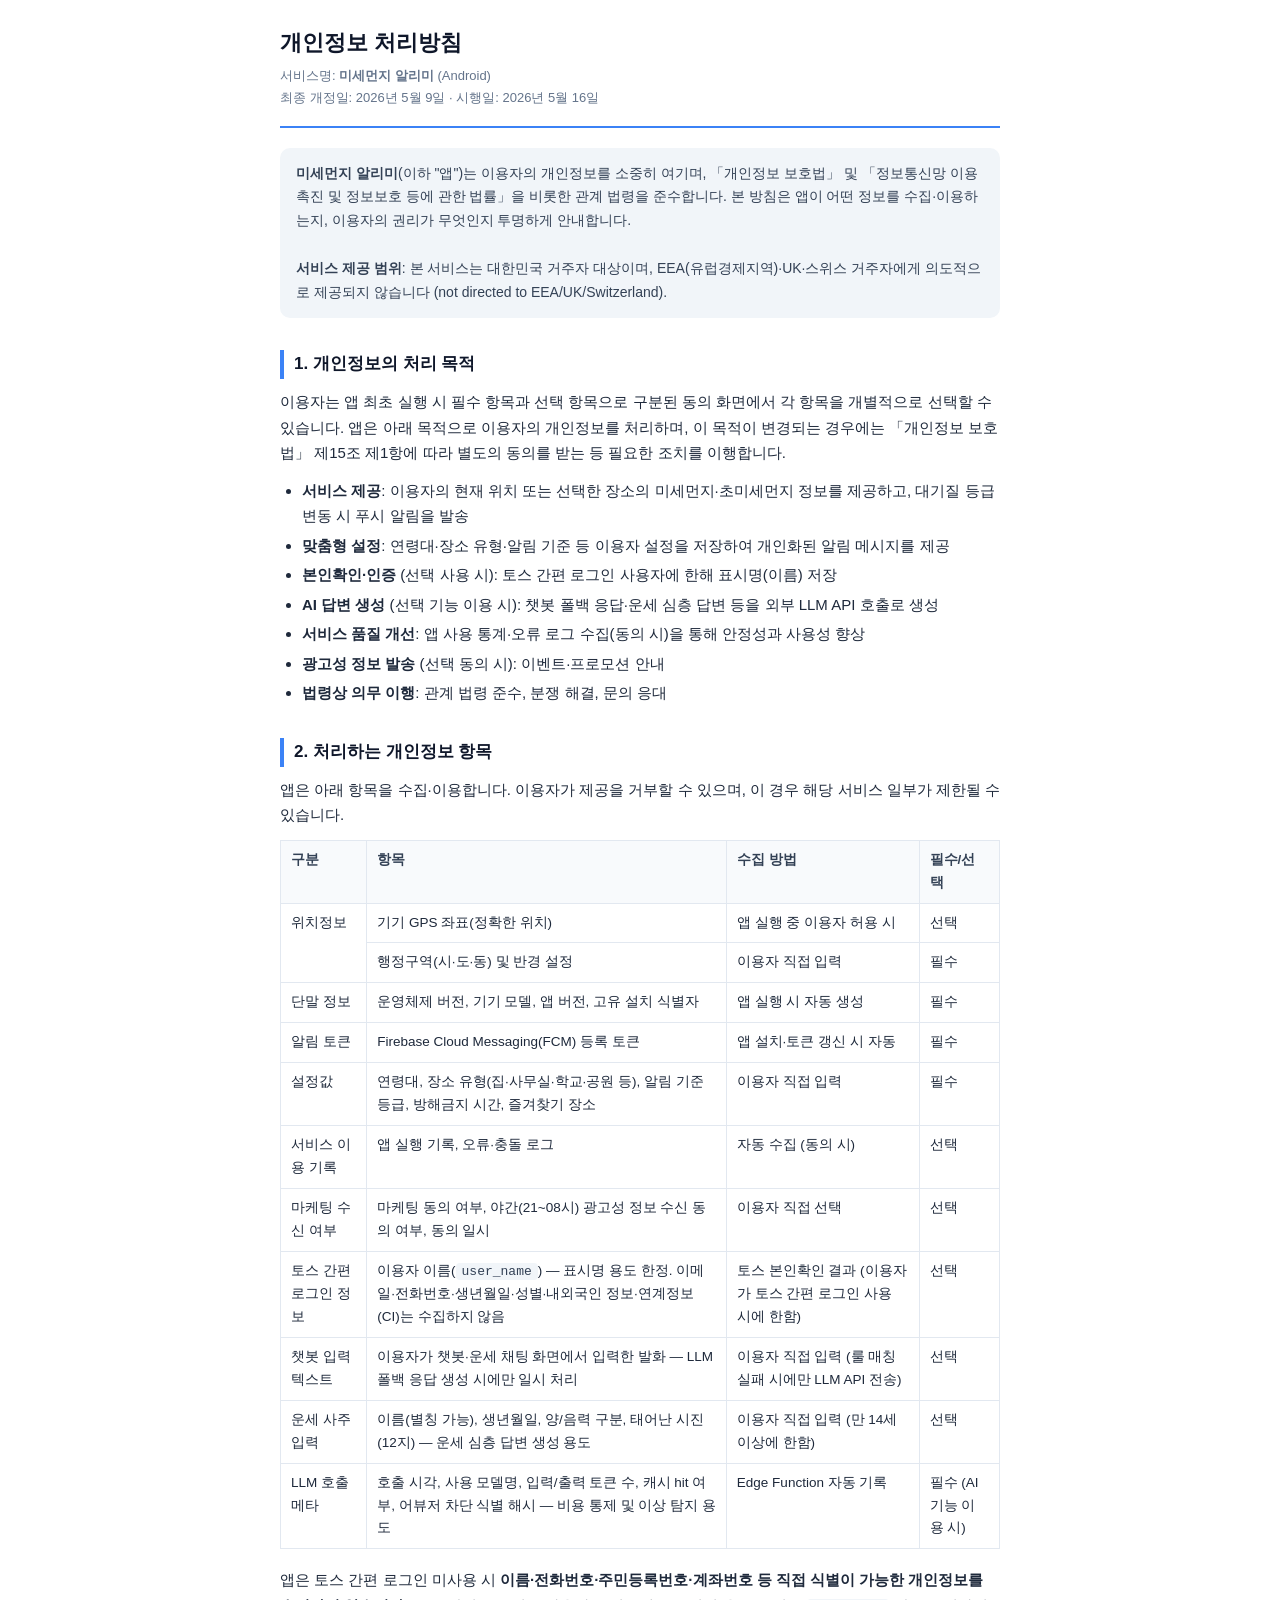
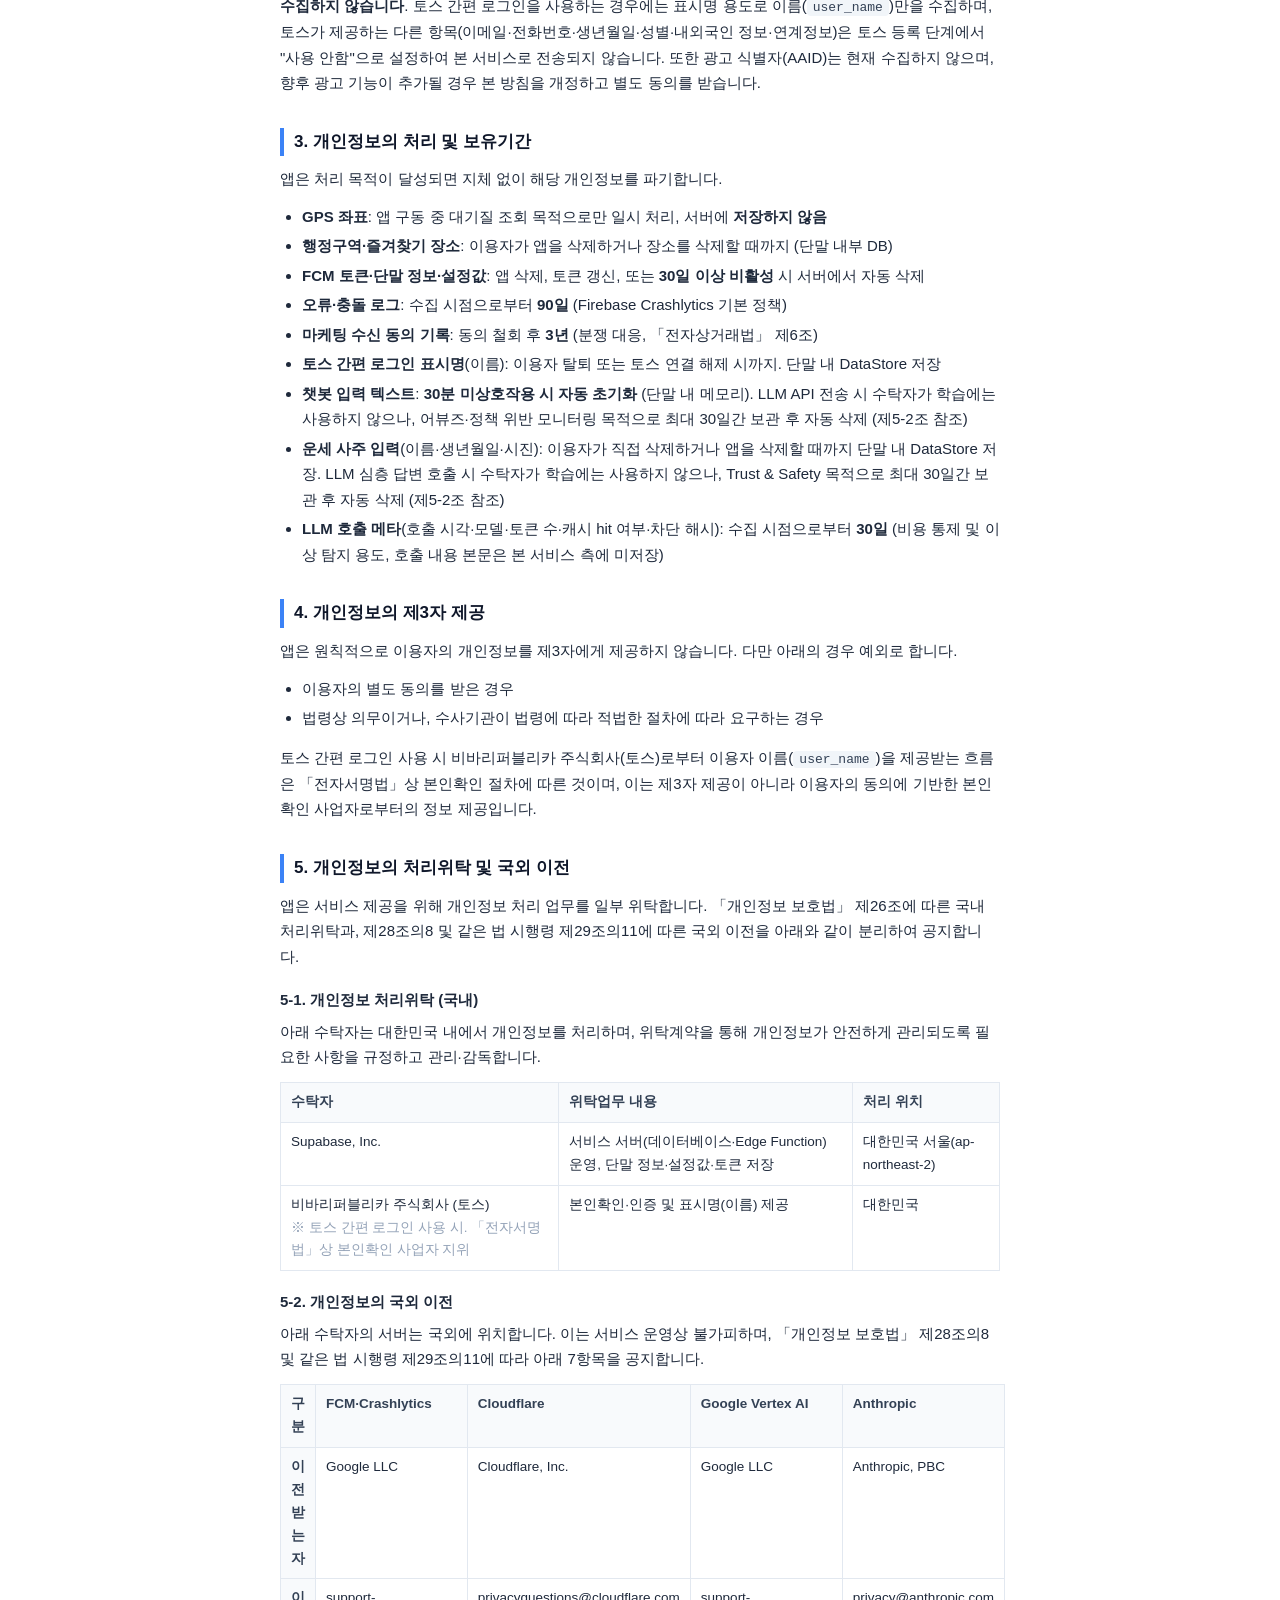
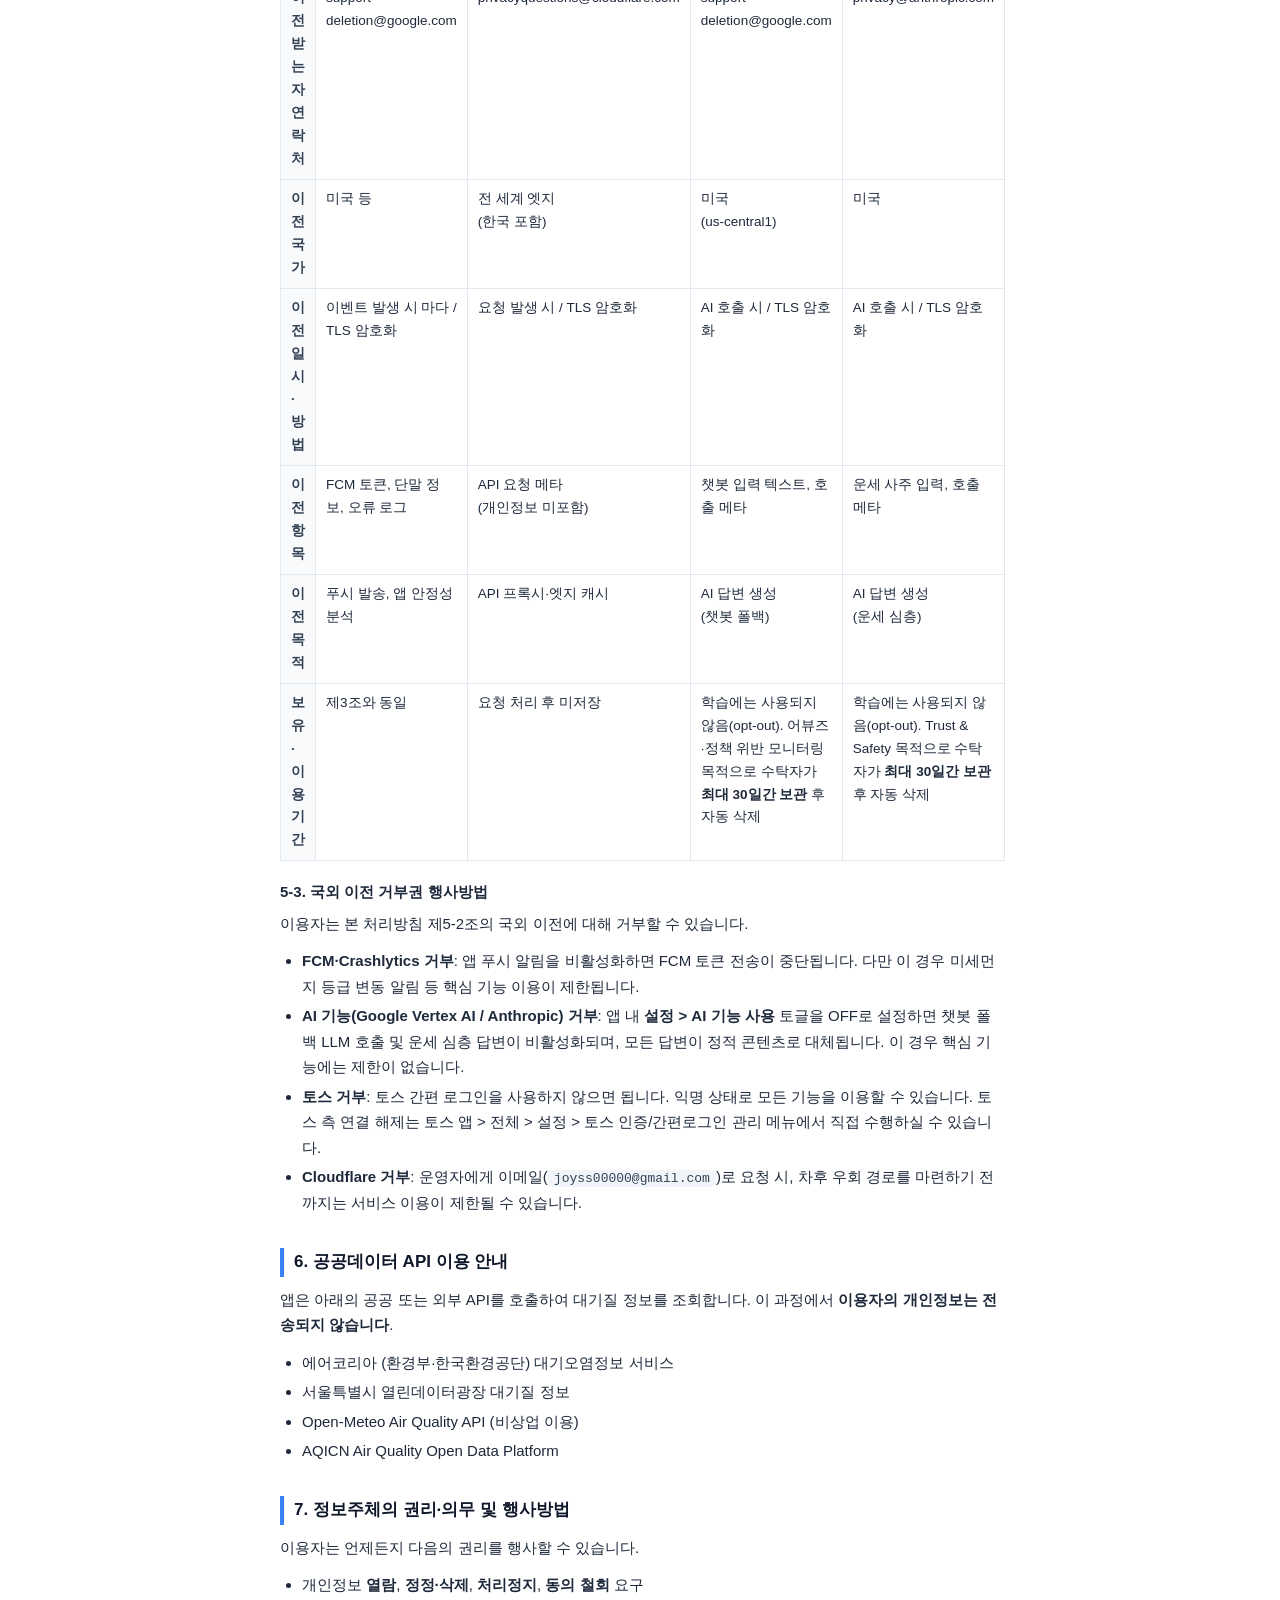
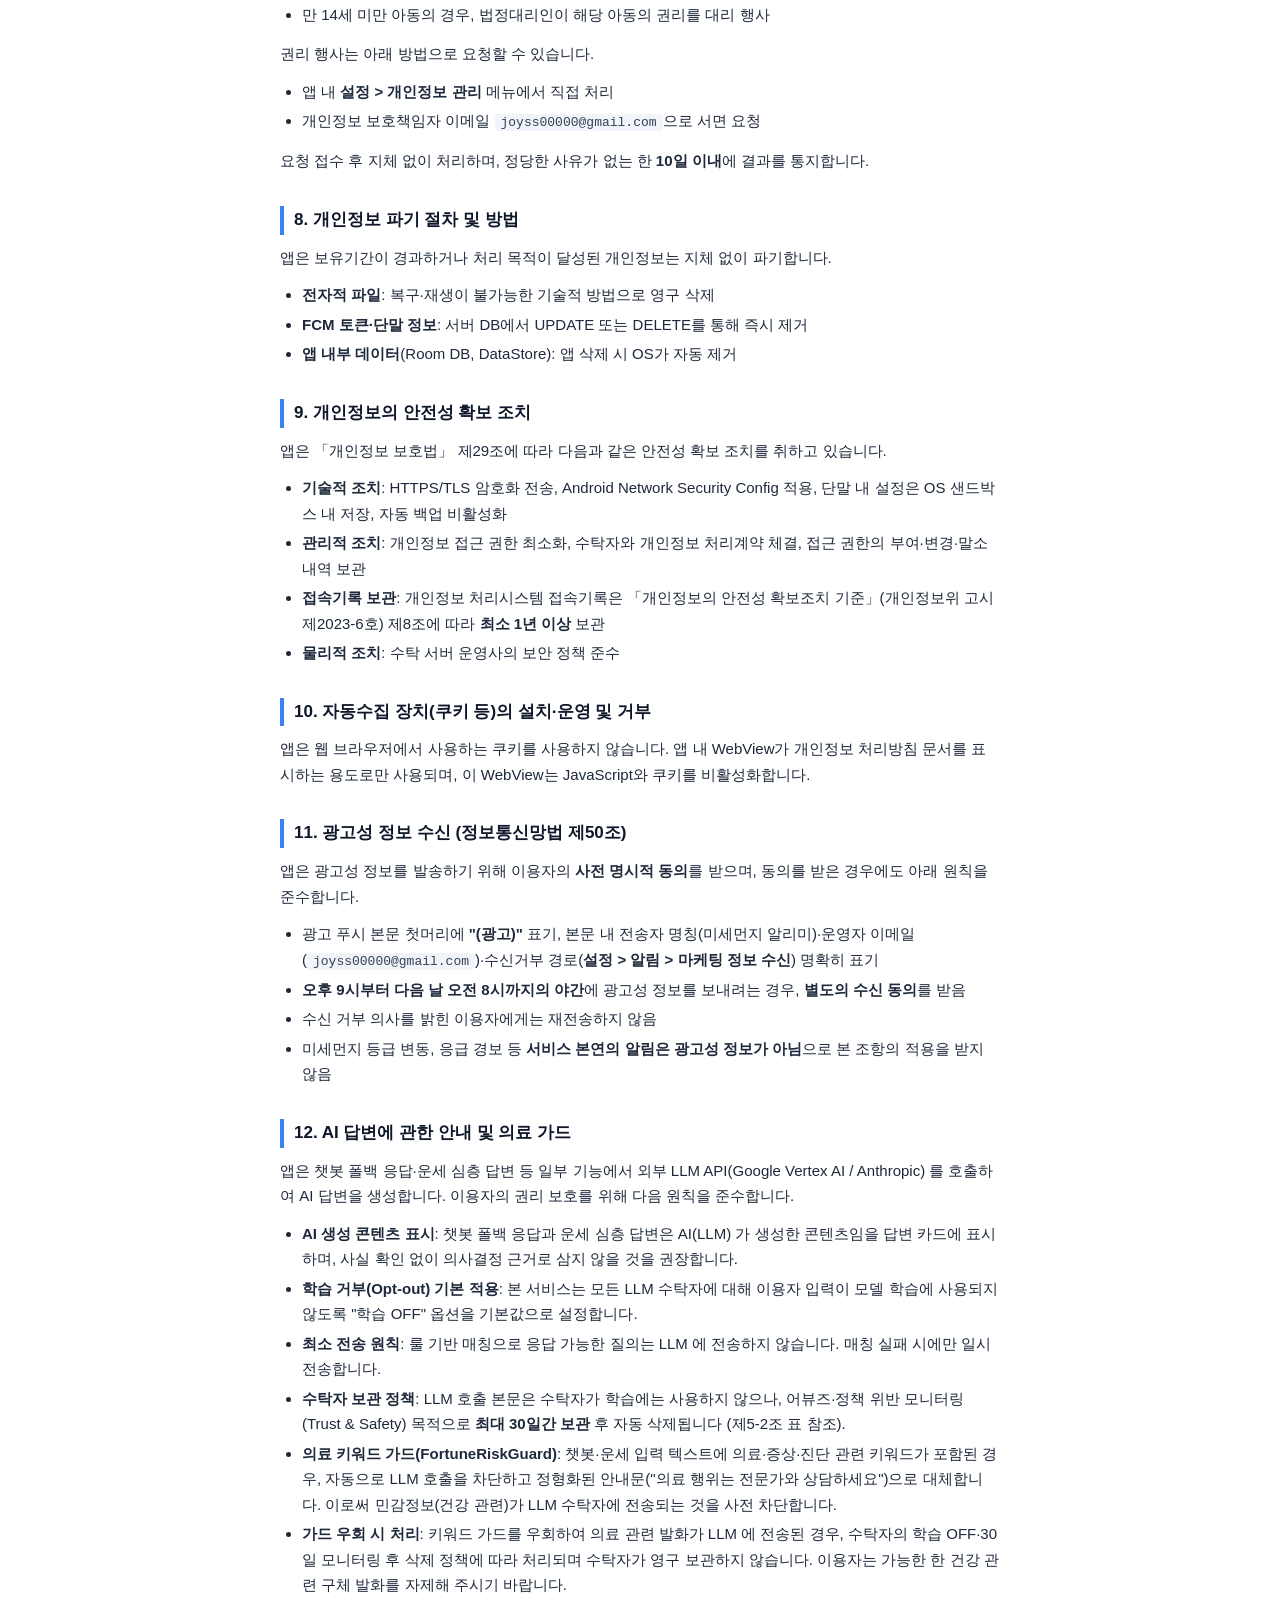
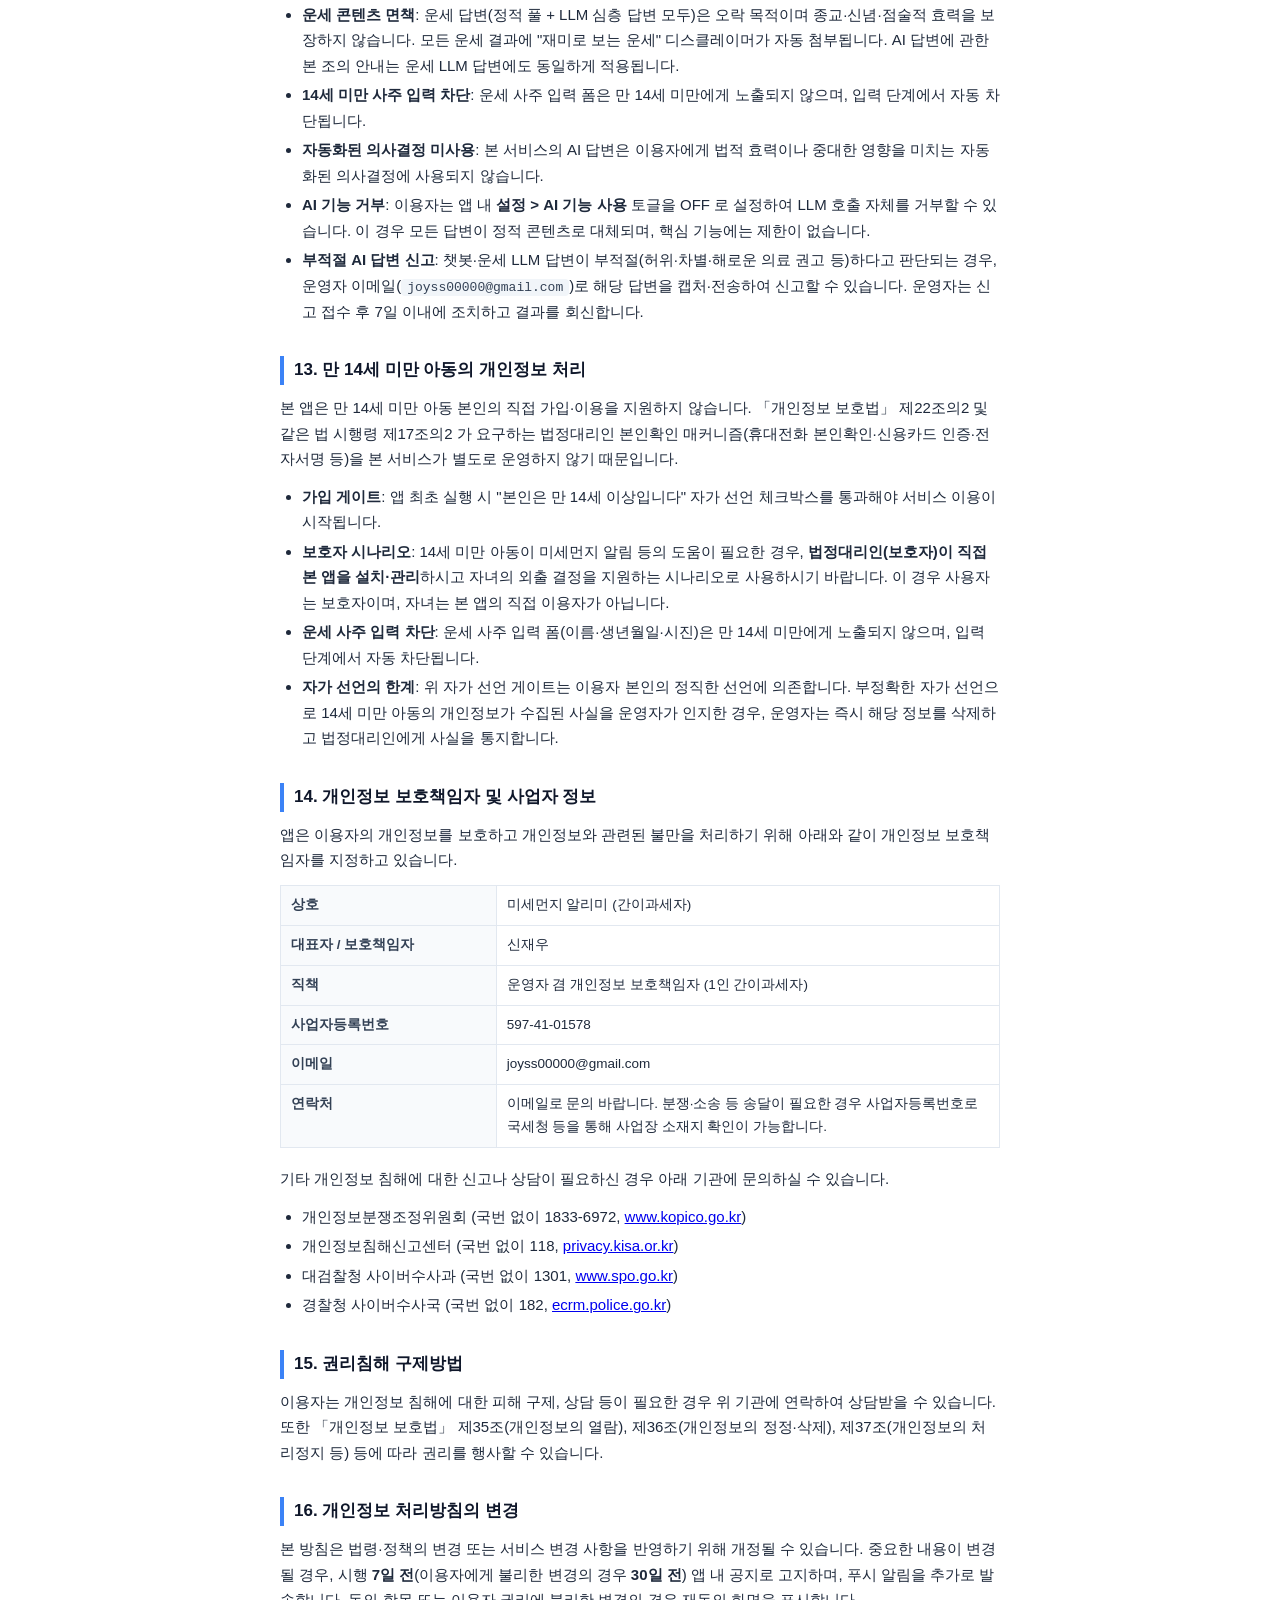
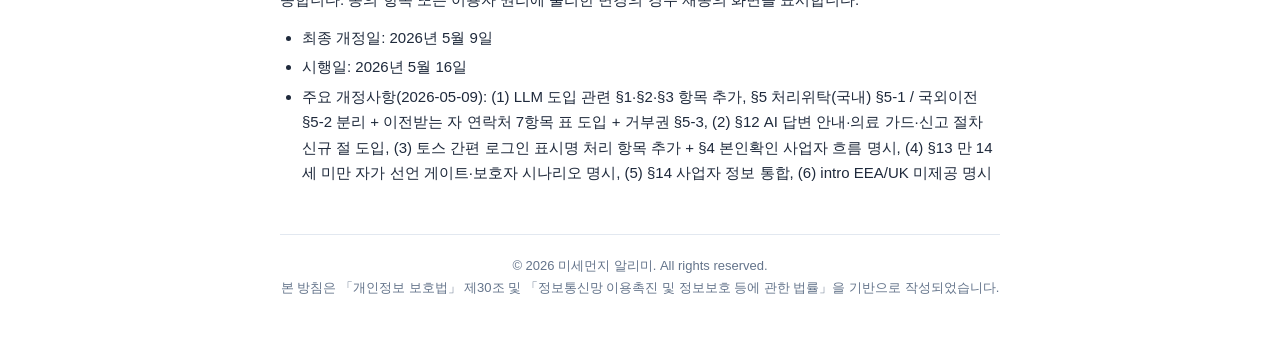
<file: privacy_policy.html>
<!DOCTYPE html>
<html lang="ko">
<head>
    <meta charset="UTF-8">
    <meta name="viewport" content="width=device-width, initial-scale=1.0, maximum-scale=1.0, user-scalable=no">
    <title>개인정보 처리방침 - 미세먼지 알리미</title>
    <style>
        * { box-sizing: border-box; }
        html, body {
            margin: 0;
            padding: 0;
            background: #ffffff;
            color: #1e293b;
            font-family: -apple-system, BlinkMacSystemFont, "Noto Sans KR", "맑은 고딕", sans-serif;
            line-height: 1.7;
            font-size: 15px;
            -webkit-text-size-adjust: 100%;
        }
        .container {
            max-width: 760px;
            margin: 0 auto;
            padding: 24px 20px 60px 20px;
        }
        header {
            border-bottom: 2px solid #3b82f6;
            padding-bottom: 16px;
            margin-bottom: 20px;
        }
        h1 {
            font-size: 22px;
            font-weight: 800;
            color: #0f172a;
            margin: 0 0 4px 0;
        }
        .meta {
            font-size: 13px;
            color: #64748b;
        }
        .intro {
            background: #f1f5f9;
            padding: 14px 16px;
            border-radius: 10px;
            margin: 18px 0 26px 0;
            font-size: 14px;
            color: #334155;
        }
        h2 {
            font-size: 17px;
            font-weight: 700;
            color: #0f172a;
            margin: 32px 0 10px 0;
            padding-left: 10px;
            border-left: 4px solid #3b82f6;
        }
        h3 {
            font-size: 15px;
            font-weight: 700;
            color: #1e293b;
            margin: 18px 0 6px 0;
        }
        p {
            margin: 6px 0 12px 0;
        }
        ul, ol {
            padding-left: 22px;
            margin: 6px 0 14px 0;
        }
        li {
            margin-bottom: 4px;
        }
        table {
            width: 100%;
            border-collapse: collapse;
            margin: 10px 0 18px 0;
            font-size: 13.5px;
        }
        th, td {
            border: 1px solid #e2e8f0;
            padding: 8px 10px;
            text-align: left;
            vertical-align: top;
        }
        th {
            background: #f8fafc;
            font-weight: 700;
            color: #334155;
        }
        code {
            background: #f1f5f9;
            padding: 1px 6px;
            border-radius: 4px;
            font-size: 13px;
            color: #334155;
        }
        .placeholder {
            background: #fef3c7;
            padding: 1px 6px;
            border-radius: 4px;
            color: #92400e;
            font-weight: 600;
        }
        .notice {
            background: #fff7ed;
            border-left: 4px solid #f97316;
            padding: 12px 16px;
            margin: 16px 0;
            font-size: 14px;
            color: #7c2d12;
            border-radius: 0 8px 8px 0;
        }
        footer {
            margin-top: 48px;
            padding-top: 20px;
            border-top: 1px solid #e2e8f0;
            font-size: 13px;
            color: #64748b;
            text-align: center;
        }
        @media (max-width: 480px) {
            .container { padding: 16px 14px 40px 14px; }
            h1 { font-size: 20px; }
            h2 { font-size: 16px; }
            table { font-size: 12.5px; }
            th, td { padding: 6px 8px; }
        }
    </style>
</head>
<body>
<div class="container">

<header>
    <h1>개인정보 처리방침</h1>
    <div class="meta">
        서비스명: <strong>미세먼지 알리미</strong> (Android)<br>
        최종 개정일: 2026년 5월 9일 · 시행일: 2026년 5월 16일
    </div>
</header>

<div class="intro">
    <strong>미세먼지 알리미</strong>(이하 "앱")는 이용자의 개인정보를 소중히 여기며, 「개인정보 보호법」 및 「정보통신망 이용촉진 및 정보보호 등에 관한 법률」을 비롯한 관계 법령을 준수합니다. 본 방침은 앱이 어떤 정보를 수집·이용하는지, 이용자의 권리가 무엇인지 투명하게 안내합니다.
    <br><br>
    <strong>서비스 제공 범위</strong>: 본 서비스는 대한민국 거주자 대상이며, EEA(유럽경제지역)·UK·스위스 거주자에게 의도적으로 제공되지 않습니다 (not directed to EEA/UK/Switzerland).
</div>


<!-- 1 -->
<h2>1. 개인정보의 처리 목적</h2>
<p>이용자는 앱 최초 실행 시 필수 항목과 선택 항목으로 구분된 동의 화면에서 각 항목을 개별적으로 선택할 수 있습니다. 앱은 아래 목적으로 이용자의 개인정보를 처리하며, 이 목적이 변경되는 경우에는 「개인정보 보호법」 제15조 제1항에 따라 별도의 동의를 받는 등 필요한 조치를 이행합니다.</p>
<ul>
    <li><strong>서비스 제공</strong>: 이용자의 현재 위치 또는 선택한 장소의 미세먼지·초미세먼지 정보를 제공하고, 대기질 등급 변동 시 푸시 알림을 발송</li>
    <li><strong>맞춤형 설정</strong>: 연령대·장소 유형·알림 기준 등 이용자 설정을 저장하여 개인화된 알림 메시지를 제공</li>
    <li><strong>본인확인·인증</strong> (선택 사용 시): 토스 간편 로그인 사용자에 한해 표시명(이름) 저장</li>
    <li><strong>AI 답변 생성</strong> (선택 기능 이용 시): 챗봇 폴백 응답·운세 심층 답변 등을 외부 LLM API 호출로 생성</li>
    <li><strong>서비스 품질 개선</strong>: 앱 사용 통계·오류 로그 수집(동의 시)을 통해 안정성과 사용성 향상</li>
    <li><strong>광고성 정보 발송</strong> (선택 동의 시): 이벤트·프로모션 안내</li>
    <li><strong>법령상 의무 이행</strong>: 관계 법령 준수, 분쟁 해결, 문의 응대</li>
</ul>

<!-- 2 -->
<h2>2. 처리하는 개인정보 항목</h2>
<p>앱은 아래 항목을 수집·이용합니다. 이용자가 제공을 거부할 수 있으며, 이 경우 해당 서비스 일부가 제한될 수 있습니다.</p>

<table>
    <thead>
        <tr>
            <th>구분</th>
            <th>항목</th>
            <th>수집 방법</th>
            <th>필수/선택</th>
        </tr>
    </thead>
    <tbody>
        <tr>
            <td rowspan="2">위치정보</td>
            <td>기기 GPS 좌표(정확한 위치)</td>
            <td>앱 실행 중 이용자 허용 시</td>
            <td>선택</td>
        </tr>
        <tr>
            <td>행정구역(시·도·동) 및 반경 설정</td>
            <td>이용자 직접 입력</td>
            <td>필수</td>
        </tr>
        <tr>
            <td>단말 정보</td>
            <td>운영체제 버전, 기기 모델, 앱 버전, 고유 설치 식별자</td>
            <td>앱 실행 시 자동 생성</td>
            <td>필수</td>
        </tr>
        <tr>
            <td>알림 토큰</td>
            <td>Firebase Cloud Messaging(FCM) 등록 토큰</td>
            <td>앱 설치·토큰 갱신 시 자동</td>
            <td>필수</td>
        </tr>
        <tr>
            <td>설정값</td>
            <td>연령대, 장소 유형(집·사무실·학교·공원 등), 알림 기준 등급, 방해금지 시간, 즐겨찾기 장소</td>
            <td>이용자 직접 입력</td>
            <td>필수</td>
        </tr>
        <tr>
            <td>서비스 이용 기록</td>
            <td>앱 실행 기록, 오류·충돌 로그</td>
            <td>자동 수집 (동의 시)</td>
            <td>선택</td>
        </tr>
        <tr>
            <td>마케팅 수신 여부</td>
            <td>마케팅 동의 여부, 야간(21~08시) 광고성 정보 수신 동의 여부, 동의 일시</td>
            <td>이용자 직접 선택</td>
            <td>선택</td>
        </tr>
        <tr>
            <td>토스 간편 로그인 정보</td>
            <td>이용자 이름(<code>user_name</code>) — 표시명 용도 한정. 이메일·전화번호·생년월일·성별·내외국인 정보·연계정보(CI)는 수집하지 않음</td>
            <td>토스 본인확인 결과 (이용자가 토스 간편 로그인 사용 시에 한함)</td>
            <td>선택</td>
        </tr>
        <tr>
            <td>챗봇 입력 텍스트</td>
            <td>이용자가 챗봇·운세 채팅 화면에서 입력한 발화 — LLM 폴백 응답 생성 시에만 일시 처리</td>
            <td>이용자 직접 입력 (룰 매칭 실패 시에만 LLM API 전송)</td>
            <td>선택</td>
        </tr>
        <tr>
            <td>운세 사주 입력</td>
            <td>이름(별칭 가능), 생년월일, 양/음력 구분, 태어난 시진(12지) — 운세 심층 답변 생성 용도</td>
            <td>이용자 직접 입력 (만 14세 이상에 한함)</td>
            <td>선택</td>
        </tr>
        <tr>
            <td>LLM 호출 메타</td>
            <td>호출 시각, 사용 모델명, 입력/출력 토큰 수, 캐시 hit 여부, 어뷰저 차단 식별 해시 — 비용 통제 및 이상 탐지 용도</td>
            <td>Edge Function 자동 기록</td>
            <td>필수 (AI 기능 이용 시)</td>
        </tr>
    </tbody>
</table>

<p>앱은 토스 간편 로그인 미사용 시 <strong>이름·전화번호·주민등록번호·계좌번호 등 직접 식별이 가능한 개인정보를 수집하지 않습니다</strong>. 토스 간편 로그인을 사용하는 경우에는 표시명 용도로 이름(<code>user_name</code>)만을 수집하며, 토스가 제공하는 다른 항목(이메일·전화번호·생년월일·성별·내외국인 정보·연계정보)은 토스 등록 단계에서 "사용 안함"으로 설정하여 본 서비스로 전송되지 않습니다. 또한 광고 식별자(AAID)는 현재 수집하지 않으며, 향후 광고 기능이 추가될 경우 본 방침을 개정하고 별도 동의를 받습니다.</p>

<!-- 3 -->
<h2>3. 개인정보의 처리 및 보유기간</h2>
<p>앱은 처리 목적이 달성되면 지체 없이 해당 개인정보를 파기합니다.</p>
<ul>
    <li><strong>GPS 좌표</strong>: 앱 구동 중 대기질 조회 목적으로만 일시 처리, 서버에 <strong>저장하지 않음</strong></li>
    <li><strong>행정구역·즐겨찾기 장소</strong>: 이용자가 앱을 삭제하거나 장소를 삭제할 때까지 (단말 내부 DB)</li>
    <li><strong>FCM 토큰·단말 정보·설정값</strong>: 앱 삭제, 토큰 갱신, 또는 <strong>30일 이상 비활성</strong> 시 서버에서 자동 삭제</li>
    <li><strong>오류·충돌 로그</strong>: 수집 시점으로부터 <strong>90일</strong> (Firebase Crashlytics 기본 정책)</li>
    <li><strong>마케팅 수신 동의 기록</strong>: 동의 철회 후 <strong>3년</strong> (분쟁 대응, 「전자상거래법」 제6조)</li>
    <li><strong>토스 간편 로그인 표시명</strong>(이름): 이용자 탈퇴 또는 토스 연결 해제 시까지. 단말 내 DataStore 저장</li>
    <li><strong>챗봇 입력 텍스트</strong>: <strong>30분 미상호작용 시 자동 초기화</strong> (단말 내 메모리). LLM API 전송 시 수탁자가 학습에는 사용하지 않으나, 어뷰즈·정책 위반 모니터링 목적으로 최대 30일간 보관 후 자동 삭제 (제5-2조 참조)</li>
    <li><strong>운세 사주 입력</strong>(이름·생년월일·시진): 이용자가 직접 삭제하거나 앱을 삭제할 때까지 단말 내 DataStore 저장. LLM 심층 답변 호출 시 수탁자가 학습에는 사용하지 않으나, Trust &amp; Safety 목적으로 최대 30일간 보관 후 자동 삭제 (제5-2조 참조)</li>
    <li><strong>LLM 호출 메타</strong>(호출 시각·모델·토큰 수·캐시 hit 여부·차단 해시): 수집 시점으로부터 <strong>30일</strong> (비용 통제 및 이상 탐지 용도, 호출 내용 본문은 본 서비스 측에 미저장)</li>
</ul>

<!-- 4 -->
<h2>4. 개인정보의 제3자 제공</h2>
<p>앱은 원칙적으로 이용자의 개인정보를 제3자에게 제공하지 않습니다. 다만 아래의 경우 예외로 합니다.</p>
<ul>
    <li>이용자의 별도 동의를 받은 경우</li>
    <li>법령상 의무이거나, 수사기관이 법령에 따라 적법한 절차에 따라 요구하는 경우</li>
</ul>
<p>토스 간편 로그인 사용 시 비바리퍼블리카 주식회사(토스)로부터 이용자 이름(<code>user_name</code>)을 제공받는 흐름은 「전자서명법」상 본인확인 절차에 따른 것이며, 이는 제3자 제공이 아니라 이용자의 동의에 기반한 본인확인 사업자로부터의 정보 제공입니다.</p>

<!-- 5 -->
<h2>5. 개인정보의 처리위탁 및 국외 이전</h2>
<p>앱은 서비스 제공을 위해 개인정보 처리 업무를 일부 위탁합니다. 「개인정보 보호법」 제26조에 따른 국내 처리위탁과, 제28조의8 및 같은 법 시행령 제29조의11에 따른 국외 이전을 아래와 같이 분리하여 공지합니다.</p>

<h3>5-1. 개인정보 처리위탁 (국내)</h3>
<p>아래 수탁자는 대한민국 내에서 개인정보를 처리하며, 위탁계약을 통해 개인정보가 안전하게 관리되도록 필요한 사항을 규정하고 관리·감독합니다.</p>

<table>
    <thead>
        <tr>
            <th>수탁자</th>
            <th>위탁업무 내용</th>
            <th>처리 위치</th>
        </tr>
    </thead>
    <tbody>
        <tr>
            <td>Supabase, Inc.</td>
            <td>서비스 서버(데이터베이스·Edge Function) 운영, 단말 정보·설정값·토큰 저장</td>
            <td>대한민국 서울(ap-northeast-2)</td>
        </tr>
        <tr>
            <td>비바리퍼블리카 주식회사 (토스)<br><span style="color:#94a3b8">※ 토스 간편 로그인 사용 시. 「전자서명법」상 본인확인 사업자 지위</span></td>
            <td>본인확인·인증 및 표시명(이름) 제공</td>
            <td>대한민국</td>
        </tr>
    </tbody>
</table>

<h3>5-2. 개인정보의 국외 이전</h3>
<p>아래 수탁자의 서버는 국외에 위치합니다. 이는 서비스 운영상 불가피하며, 「개인정보 보호법」 제28조의8 및 같은 법 시행령 제29조의11에 따라 아래 7항목을 공지합니다.</p>

<table>
    <thead>
        <tr>
            <th>구분</th>
            <th>FCM·Crashlytics</th>
            <th>Cloudflare</th>
            <th>Google Vertex AI</th>
            <th>Anthropic</th>
        </tr>
    </thead>
    <tbody>
        <tr>
            <th>이전 받는 자</th>
            <td>Google LLC</td>
            <td>Cloudflare, Inc.</td>
            <td>Google LLC</td>
            <td>Anthropic, PBC</td>
        </tr>
        <tr>
            <th>이전 받는 자 연락처</th>
            <td>support-deletion@google.com</td>
            <td>privacyquestions@cloudflare.com</td>
            <td>support-deletion@google.com</td>
            <td>privacy@anthropic.com</td>
        </tr>
        <tr>
            <th>이전 국가</th>
            <td>미국 등</td>
            <td>전 세계 엣지<br>(한국 포함)</td>
            <td>미국<br>(us-central1)</td>
            <td>미국</td>
        </tr>
        <tr>
            <th>이전 일시·방법</th>
            <td>이벤트 발생 시 마다 / TLS 암호화</td>
            <td>요청 발생 시 / TLS 암호화</td>
            <td>AI 호출 시 / TLS 암호화</td>
            <td>AI 호출 시 / TLS 암호화</td>
        </tr>
        <tr>
            <th>이전 항목</th>
            <td>FCM 토큰, 단말 정보, 오류 로그</td>
            <td>API 요청 메타<br>(개인정보 미포함)</td>
            <td>챗봇 입력 텍스트, 호출 메타</td>
            <td>운세 사주 입력, 호출 메타</td>
        </tr>
        <tr>
            <th>이전 목적</th>
            <td>푸시 발송, 앱 안정성 분석</td>
            <td>API 프록시·엣지 캐시</td>
            <td>AI 답변 생성<br>(챗봇 폴백)</td>
            <td>AI 답변 생성<br>(운세 심층)</td>
        </tr>
        <tr>
            <th>보유·이용 기간</th>
            <td>제3조와 동일</td>
            <td>요청 처리 후 미저장</td>
            <td>학습에는 사용되지 않음(opt-out). 어뷰즈·정책 위반 모니터링 목적으로 수탁자가 <strong>최대 30일간 보관</strong> 후 자동 삭제</td>
            <td>학습에는 사용되지 않음(opt-out). Trust &amp; Safety 목적으로 수탁자가 <strong>최대 30일간 보관</strong> 후 자동 삭제</td>
        </tr>
    </tbody>
</table>

<h3>5-3. 국외 이전 거부권 행사방법</h3>
<p>이용자는 본 처리방침 제5-2조의 국외 이전에 대해 거부할 수 있습니다.</p>
<ul>
    <li><strong>FCM·Crashlytics 거부</strong>: 앱 푸시 알림을 비활성화하면 FCM 토큰 전송이 중단됩니다. 다만 이 경우 미세먼지 등급 변동 알림 등 핵심 기능 이용이 제한됩니다.</li>
    <li><strong>AI 기능(Google Vertex AI / Anthropic) 거부</strong>: 앱 내 <strong>설정 &gt; AI 기능 사용</strong> 토글을 OFF로 설정하면 챗봇 폴백 LLM 호출 및 운세 심층 답변이 비활성화되며, 모든 답변이 정적 콘텐츠로 대체됩니다. 이 경우 핵심 기능에는 제한이 없습니다.</li>
    <li><strong>토스 거부</strong>: 토스 간편 로그인을 사용하지 않으면 됩니다. 익명 상태로 모든 기능을 이용할 수 있습니다. 토스 측 연결 해제는 토스 앱 &gt; 전체 &gt; 설정 &gt; 토스 인증/간편로그인 관리 메뉴에서 직접 수행하실 수 있습니다.</li>
    <li><strong>Cloudflare 거부</strong>: 운영자에게 이메일(<code>joyss00000@gmail.com</code>)로 요청 시, 차후 우회 경로를 마련하기 전까지는 서비스 이용이 제한될 수 있습니다.</li>
</ul>

<!-- 6 -->
<h2>6. 공공데이터 API 이용 안내</h2>
<p>앱은 아래의 공공 또는 외부 API를 호출하여 대기질 정보를 조회합니다. 이 과정에서 <strong>이용자의 개인정보는 전송되지 않습니다</strong>.</p>
<ul>
    <li>에어코리아 (환경부·한국환경공단) 대기오염정보 서비스</li>
    <li>서울특별시 열린데이터광장 대기질 정보</li>
    <li>Open-Meteo Air Quality API (비상업 이용)</li>
    <li>AQICN Air Quality Open Data Platform</li>
</ul>

<!-- 7 -->
<h2>7. 정보주체의 권리·의무 및 행사방법</h2>
<p>이용자는 언제든지 다음의 권리를 행사할 수 있습니다.</p>
<ul>
    <li>개인정보 <strong>열람</strong>, <strong>정정·삭제</strong>, <strong>처리정지</strong>, <strong>동의 철회</strong> 요구</li>
    <li>만 14세 미만 아동의 경우, 법정대리인이 해당 아동의 권리를 대리 행사</li>
</ul>
<p>권리 행사는 아래 방법으로 요청할 수 있습니다.</p>
<ul>
    <li>앱 내 <strong>설정 &gt; 개인정보 관리</strong> 메뉴에서 직접 처리</li>
    <li>개인정보 보호책임자 이메일 <code>joyss00000@gmail.com</code>으로 서면 요청</li>
</ul>
<p>요청 접수 후 지체 없이 처리하며, 정당한 사유가 없는 한 <strong>10일 이내</strong>에 결과를 통지합니다.</p>

<!-- 8 -->
<h2>8. 개인정보 파기 절차 및 방법</h2>
<p>앱은 보유기간이 경과하거나 처리 목적이 달성된 개인정보는 지체 없이 파기합니다.</p>
<ul>
    <li><strong>전자적 파일</strong>: 복구·재생이 불가능한 기술적 방법으로 영구 삭제</li>
    <li><strong>FCM 토큰·단말 정보</strong>: 서버 DB에서 UPDATE 또는 DELETE를 통해 즉시 제거</li>
    <li><strong>앱 내부 데이터</strong>(Room DB, DataStore): 앱 삭제 시 OS가 자동 제거</li>
</ul>

<!-- 9 -->
<h2>9. 개인정보의 안전성 확보 조치</h2>
<p>앱은 「개인정보 보호법」 제29조에 따라 다음과 같은 안전성 확보 조치를 취하고 있습니다.</p>
<ul>
    <li><strong>기술적 조치</strong>: HTTPS/TLS 암호화 전송, Android Network Security Config 적용, 단말 내 설정은 OS 샌드박스 내 저장, 자동 백업 비활성화</li>
    <li><strong>관리적 조치</strong>: 개인정보 접근 권한 최소화, 수탁자와 개인정보 처리계약 체결, 접근 권한의 부여·변경·말소 내역 보관</li>
    <li><strong>접속기록 보관</strong>: 개인정보 처리시스템 접속기록은 「개인정보의 안전성 확보조치 기준」(개인정보위 고시 제2023-6호) 제8조에 따라 <strong>최소 1년 이상</strong> 보관</li>
    <li><strong>물리적 조치</strong>: 수탁 서버 운영사의 보안 정책 준수</li>
</ul>

<!-- 10 -->
<h2>10. 자동수집 장치(쿠키 등)의 설치·운영 및 거부</h2>
<p>앱은 웹 브라우저에서 사용하는 쿠키를 사용하지 않습니다. 앱 내 WebView가 개인정보 처리방침 문서를 표시하는 용도로만 사용되며, 이 WebView는 JavaScript와 쿠키를 비활성화합니다.</p>

<!-- 11 -->
<h2>11. 광고성 정보 수신 (정보통신망법 제50조)</h2>
<p>앱은 광고성 정보를 발송하기 위해 이용자의 <strong>사전 명시적 동의</strong>를 받으며, 동의를 받은 경우에도 아래 원칙을 준수합니다.</p>
<ul>
    <li>광고 푸시 본문 첫머리에 <strong>"(광고)"</strong> 표기, 본문 내 전송자 명칭(미세먼지 알리미)·운영자 이메일(<code>joyss00000@gmail.com</code>)·수신거부 경로(<strong>설정 &gt; 알림 &gt; 마케팅 정보 수신</strong>) 명확히 표기</li>
    <li><strong>오후 9시부터 다음 날 오전 8시까지의 야간</strong>에 광고성 정보를 보내려는 경우, <strong>별도의 수신 동의</strong>를 받음</li>
    <li>수신 거부 의사를 밝힌 이용자에게는 재전송하지 않음</li>
    <li>미세먼지 등급 변동, 응급 경보 등 <strong>서비스 본연의 알림은 광고성 정보가 아님</strong>으로 본 조항의 적용을 받지 않음</li>
</ul>

<!-- 12 -->
<h2>12. AI 답변에 관한 안내 및 의료 가드</h2>
<p>앱은 챗봇 폴백 응답·운세 심층 답변 등 일부 기능에서 외부 LLM API(Google Vertex AI / Anthropic) 를 호출하여 AI 답변을 생성합니다. 이용자의 권리 보호를 위해 다음 원칙을 준수합니다.</p>
<ul>
    <li><strong>AI 생성 콘텐츠 표시</strong>: 챗봇 폴백 응답과 운세 심층 답변은 AI(LLM) 가 생성한 콘텐츠임을 답변 카드에 표시하며, 사실 확인 없이 의사결정 근거로 삼지 않을 것을 권장합니다.</li>
    <li><strong>학습 거부(Opt-out) 기본 적용</strong>: 본 서비스는 모든 LLM 수탁자에 대해 이용자 입력이 모델 학습에 사용되지 않도록 "학습 OFF" 옵션을 기본값으로 설정합니다.</li>
    <li><strong>최소 전송 원칙</strong>: 룰 기반 매칭으로 응답 가능한 질의는 LLM 에 전송하지 않습니다. 매칭 실패 시에만 일시 전송합니다.</li>
    <li><strong>수탁자 보관 정책</strong>: LLM 호출 본문은 수탁자가 학습에는 사용하지 않으나, 어뷰즈·정책 위반 모니터링(Trust &amp; Safety) 목적으로 <strong>최대 30일간 보관</strong> 후 자동 삭제됩니다 (제5-2조 표 참조).</li>
    <li><strong>의료 키워드 가드(FortuneRiskGuard)</strong>: 챗봇·운세 입력 텍스트에 의료·증상·진단 관련 키워드가 포함된 경우, 자동으로 LLM 호출을 차단하고 정형화된 안내문("의료 행위는 전문가와 상담하세요")으로 대체합니다. 이로써 민감정보(건강 관련)가 LLM 수탁자에 전송되는 것을 사전 차단합니다.</li>
    <li><strong>가드 우회 시 처리</strong>: 키워드 가드를 우회하여 의료 관련 발화가 LLM 에 전송된 경우, 수탁자의 학습 OFF·30일 모니터링 후 삭제 정책에 따라 처리되며 수탁자가 영구 보관하지 않습니다. 이용자는 가능한 한 건강 관련 구체 발화를 자제해 주시기 바랍니다.</li>
    <li><strong>운세 콘텐츠 면책</strong>: 운세 답변(정적 풀 + LLM 심층 답변 모두)은 오락 목적이며 종교·신념·점술적 효력을 보장하지 않습니다. 모든 운세 결과에 "재미로 보는 운세" 디스클레이머가 자동 첨부됩니다. AI 답변에 관한 본 조의 안내는 운세 LLM 답변에도 동일하게 적용됩니다.</li>
    <li><strong>14세 미만 사주 입력 차단</strong>: 운세 사주 입력 폼은 만 14세 미만에게 노출되지 않으며, 입력 단계에서 자동 차단됩니다.</li>
    <li><strong>자동화된 의사결정 미사용</strong>: 본 서비스의 AI 답변은 이용자에게 법적 효력이나 중대한 영향을 미치는 자동화된 의사결정에 사용되지 않습니다.</li>
    <li><strong>AI 기능 거부</strong>: 이용자는 앱 내 <strong>설정 &gt; AI 기능 사용</strong> 토글을 OFF 로 설정하여 LLM 호출 자체를 거부할 수 있습니다. 이 경우 모든 답변이 정적 콘텐츠로 대체되며, 핵심 기능에는 제한이 없습니다.</li>
    <li><strong>부적절 AI 답변 신고</strong>: 챗봇·운세 LLM 답변이 부적절(허위·차별·해로운 의료 권고 등)하다고 판단되는 경우, 운영자 이메일(<code>joyss00000@gmail.com</code>)로 해당 답변을 캡처·전송하여 신고할 수 있습니다. 운영자는 신고 접수 후 7일 이내에 조치하고 결과를 회신합니다.</li>
</ul>

<!-- 13 -->
<h2>13. 만 14세 미만 아동의 개인정보 처리</h2>
<p>본 앱은 만 14세 미만 아동 본인의 직접 가입·이용을 지원하지 않습니다. 「개인정보 보호법」 제22조의2 및 같은 법 시행령 제17조의2 가 요구하는 법정대리인 본인확인 매커니즘(휴대전화 본인확인·신용카드 인증·전자서명 등)을 본 서비스가 별도로 운영하지 않기 때문입니다.</p>
<ul>
    <li><strong>가입 게이트</strong>: 앱 최초 실행 시 "본인은 만 14세 이상입니다" 자가 선언 체크박스를 통과해야 서비스 이용이 시작됩니다.</li>
    <li><strong>보호자 시나리오</strong>: 14세 미만 아동이 미세먼지 알림 등의 도움이 필요한 경우, <strong>법정대리인(보호자)이 직접 본 앱을 설치·관리</strong>하시고 자녀의 외출 결정을 지원하는 시나리오로 사용하시기 바랍니다. 이 경우 사용자는 보호자이며, 자녀는 본 앱의 직접 이용자가 아닙니다.</li>
    <li><strong>운세 사주 입력 차단</strong>: 운세 사주 입력 폼(이름·생년월일·시진)은 만 14세 미만에게 노출되지 않으며, 입력 단계에서 자동 차단됩니다.</li>
    <li><strong>자가 선언의 한계</strong>: 위 자가 선언 게이트는 이용자 본인의 정직한 선언에 의존합니다. 부정확한 자가 선언으로 14세 미만 아동의 개인정보가 수집된 사실을 운영자가 인지한 경우, 운영자는 즉시 해당 정보를 삭제하고 법정대리인에게 사실을 통지합니다.</li>
</ul>

<!-- 14 -->
<h2>14. 개인정보 보호책임자 및 사업자 정보</h2>
<p>앱은 이용자의 개인정보를 보호하고 개인정보와 관련된 불만을 처리하기 위해 아래와 같이 개인정보 보호책임자를 지정하고 있습니다.</p>
<table>
    <tbody>
        <tr>
            <th style="width: 30%;">상호</th>
            <td>미세먼지 알리미 (간이과세자)</td>
        </tr>
        <tr>
            <th>대표자 / 보호책임자</th>
            <td>신재우</td>
        </tr>
        <tr>
            <th>직책</th>
            <td>운영자 겸 개인정보 보호책임자 (1인 간이과세자)</td>
        </tr>
        <tr>
            <th>사업자등록번호</th>
            <td>597-41-01578</td>
        </tr>
        <tr>
            <th>이메일</th>
            <td>joyss00000@gmail.com</td>
        </tr>
        <tr>
            <th>연락처</th>
            <td>이메일로 문의 바랍니다. 분쟁·소송 등 송달이 필요한 경우 사업자등록번호로 국세청 등을 통해 사업장 소재지 확인이 가능합니다.</td>
        </tr>
    </tbody>
</table>

<p>기타 개인정보 침해에 대한 신고나 상담이 필요하신 경우 아래 기관에 문의하실 수 있습니다.</p>
<ul>
    <li>개인정보분쟁조정위원회 (국번 없이 1833-6972, <a href="https://www.kopico.go.kr" target="_blank">www.kopico.go.kr</a>)</li>
    <li>개인정보침해신고센터 (국번 없이 118, <a href="https://privacy.kisa.or.kr" target="_blank">privacy.kisa.or.kr</a>)</li>
    <li>대검찰청 사이버수사과 (국번 없이 1301, <a href="https://www.spo.go.kr" target="_blank">www.spo.go.kr</a>)</li>
    <li>경찰청 사이버수사국 (국번 없이 182, <a href="https://ecrm.police.go.kr" target="_blank">ecrm.police.go.kr</a>)</li>
</ul>

<!-- 15 -->
<h2>15. 권리침해 구제방법</h2>
<p>이용자는 개인정보 침해에 대한 피해 구제, 상담 등이 필요한 경우 위 기관에 연락하여 상담받을 수 있습니다. 또한 「개인정보 보호법」 제35조(개인정보의 열람), 제36조(개인정보의 정정·삭제), 제37조(개인정보의 처리정지 등) 등에 따라 권리를 행사할 수 있습니다.</p>

<!-- 16 -->
<h2>16. 개인정보 처리방침의 변경</h2>
<p>본 방침은 법령·정책의 변경 또는 서비스 변경 사항을 반영하기 위해 개정될 수 있습니다. 중요한 내용이 변경될 경우, 시행 <strong>7일 전</strong>(이용자에게 불리한 변경의 경우 <strong>30일 전</strong>) 앱 내 공지로 고지하며, 푸시 알림을 추가로 발송합니다. 동의 항목 또는 이용자 권리에 불리한 변경의 경우 재동의 화면을 표시합니다.</p>

<ul>
    <li>최종 개정일: 2026년 5월 9일</li>
    <li>시행일: 2026년 5월 16일</li>
    <li>주요 개정사항(2026-05-09): (1) LLM 도입 관련 §1·§2·§3 항목 추가, §5 처리위탁(국내) §5-1 / 국외이전 §5-2 분리 + 이전받는 자 연락처 7항목 표 도입 + 거부권 §5-3, (2) §12 AI 답변 안내·의료 가드·신고 절차 신규 절 도입, (3) 토스 간편 로그인 표시명 처리 항목 추가 + §4 본인확인 사업자 흐름 명시, (4) §13 만 14세 미만 자가 선언 게이트·보호자 시나리오 명시, (5) §14 사업자 정보 통합, (6) intro EEA/UK 미제공 명시</li>
</ul>

<footer>
    © 2026 미세먼지 알리미. All rights reserved.<br>
    본 방침은 「개인정보 보호법」 제30조 및 「정보통신망 이용촉진 및 정보보호 등에 관한 법률」을 기반으로 작성되었습니다.
</footer>

</div>
</body>
</html>
</file>
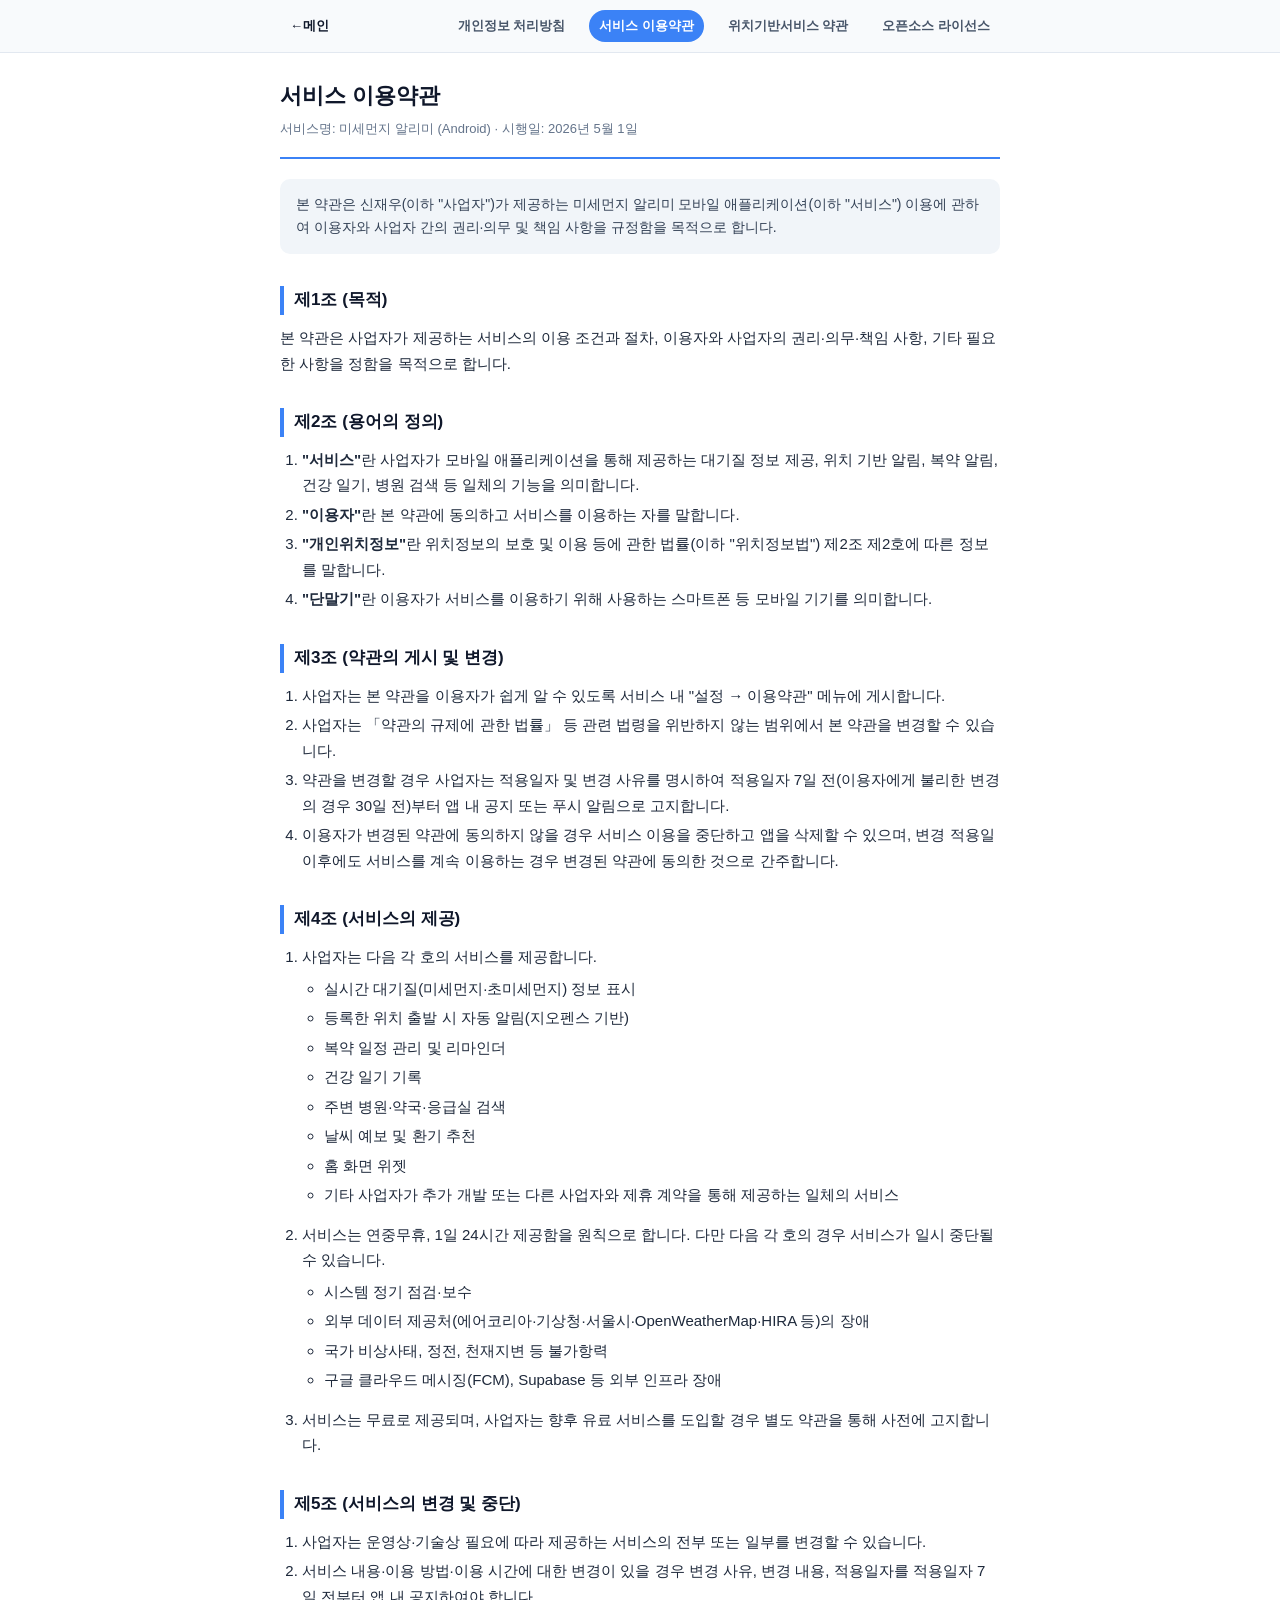
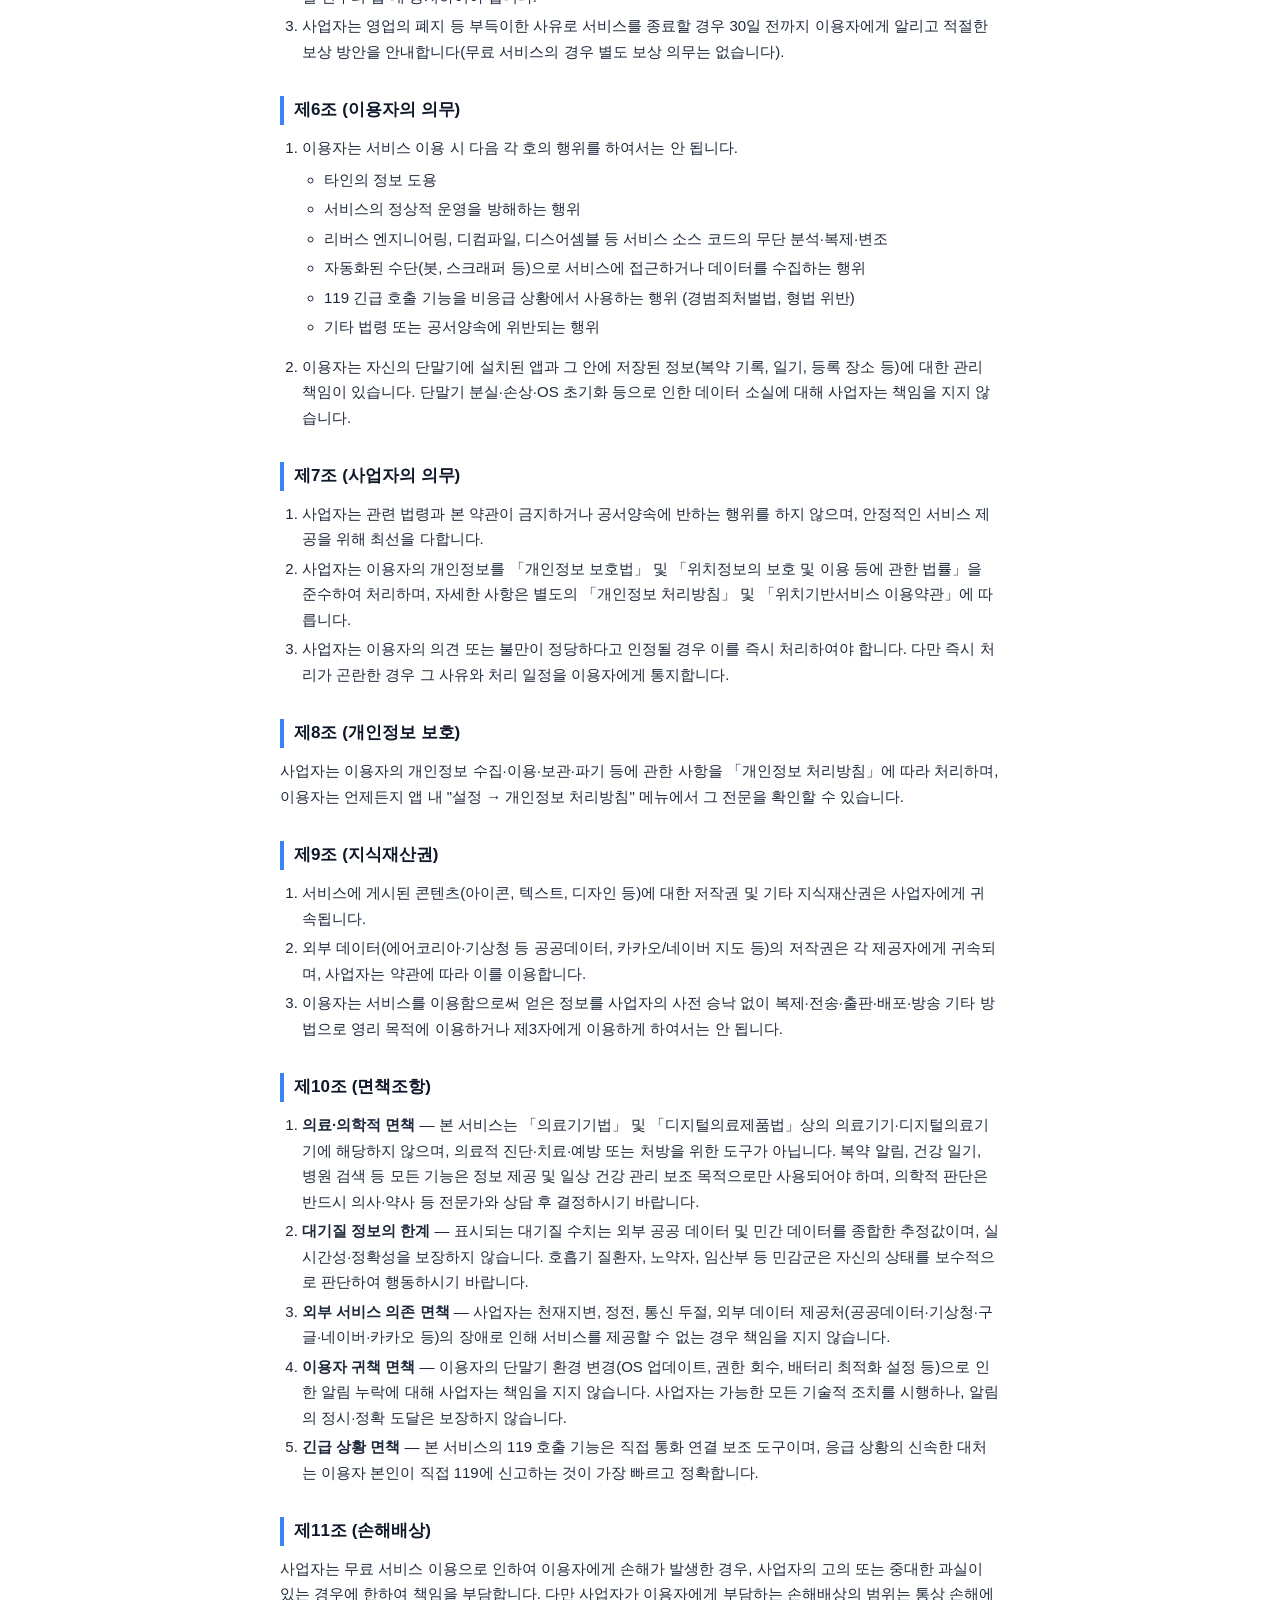
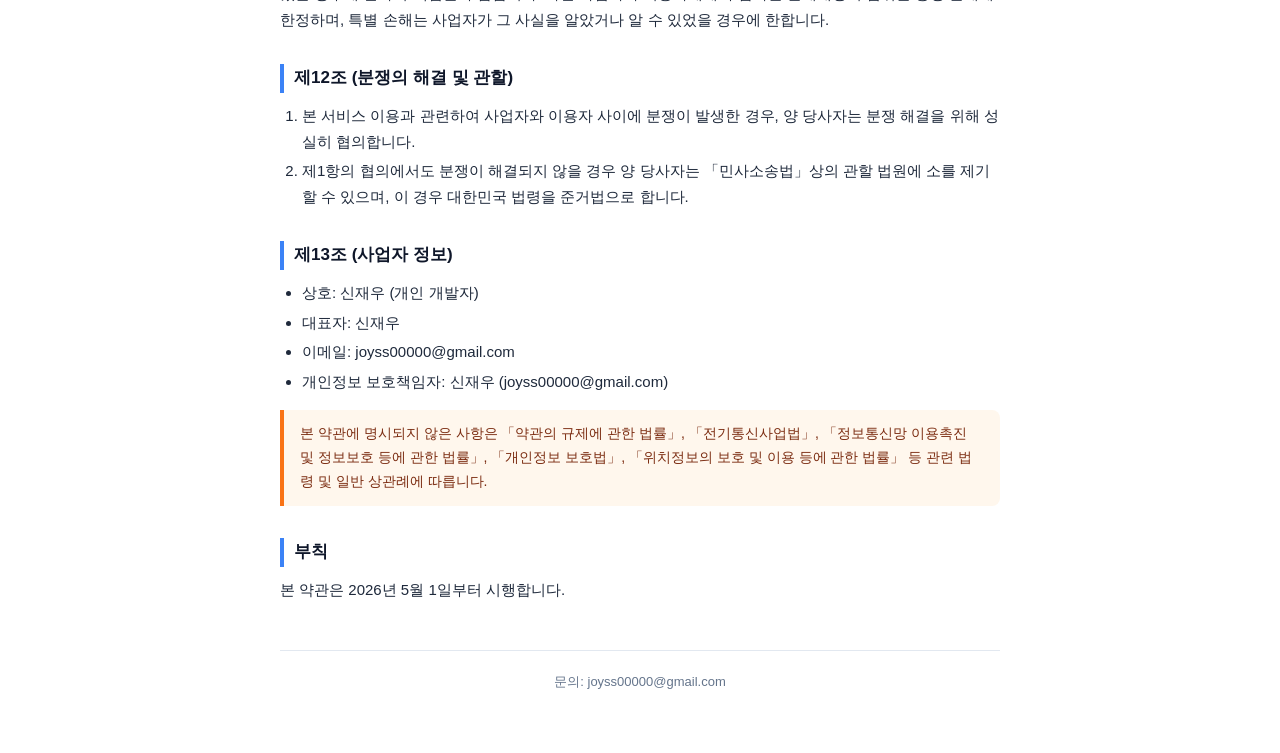
<file: terms_of_service.html>
<!DOCTYPE html>
<html lang="ko">
<head>
    <meta charset="UTF-8">
<script async src="https://pagead2.googlesyndication.com/pagead/js/adsbygoogle.js?client=ca-pub-1935946936708495" crossorigin="anonymous"></script>
    <meta name="viewport" content="width=device-width, initial-scale=1.0, maximum-scale=1.0, user-scalable=no">
    <title>서비스 이용약관 - 미세먼지 알리미</title>
    <style>
        * { box-sizing: border-box; }
        html, body {
            margin: 0; padding: 0; background: #ffffff; color: #1e293b;
            font-family: -apple-system, BlinkMacSystemFont, "Noto Sans KR", "맑은 고딕", sans-serif;
            line-height: 1.7; font-size: 15px; -webkit-text-size-adjust: 100%;
        }
        .container { max-width: 760px; margin: 0 auto; padding: 24px 20px 60px 20px; }
        header { border-bottom: 2px solid #3b82f6; padding-bottom: 16px; margin-bottom: 20px; }
        h1 { font-size: 22px; font-weight: 800; color: #0f172a; margin: 0 0 4px 0; }
        .meta { font-size: 13px; color: #64748b; }
        .intro { background: #f1f5f9; padding: 14px 16px; border-radius: 10px; margin: 18px 0 26px 0; font-size: 14px; color: #334155; }
        h2 { font-size: 17px; font-weight: 700; color: #0f172a; margin: 32px 0 10px 0; padding-left: 10px; border-left: 4px solid #3b82f6; }
        h3 { font-size: 15px; font-weight: 700; color: #1e293b; margin: 18px 0 6px 0; }
        p { margin: 6px 0 12px 0; }
        ul, ol { padding-left: 22px; margin: 6px 0 14px 0; }
        li { margin-bottom: 4px; }
        .notice { background: #fff7ed; border-left: 4px solid #f97316; padding: 12px 16px; margin: 16px 0; font-size: 14px; color: #7c2d12; border-radius: 0 8px 8px 0; }
        footer { margin-top: 48px; padding-top: 20px; border-top: 1px solid #e2e8f0; font-size: 13px; color: #64748b; text-align: center; }
        @media (max-width: 480px) { .container { padding: 16px 14px 40px 14px; } h1 { font-size: 20px; } h2 { font-size: 16px; } }
        .legal-nav { background: #f8fafc; border-bottom: 1px solid #e2e8f0; padding: 10px 0; position: sticky; top: 0; z-index: 10; }
        .legal-nav-inner { max-width: 760px; margin: 0 auto; padding: 0 20px; display: flex; flex-wrap: wrap; gap: 6px 14px; align-items: center; font-size: 13px; }
        .legal-nav a { color: #475569; text-decoration: none; font-weight: 600; padding: 5px 10px; border-radius: 999px; transition: background .15s; white-space: nowrap; }
        .legal-nav a:hover { background: #e2e8f0; color: #0f172a; }
        .legal-nav a.active { background: #3b82f6; color: #ffffff; }
        .legal-nav .home-link { color: #0f172a; font-weight: 800; margin-right: auto; }
        .legal-nav .home-link::before { content: "\2190 "; }
        @media (max-width: 480px) { .legal-nav-inner { padding: 0 14px; gap: 4px 10px; font-size: 12.5px; } .legal-nav a { padding: 4px 8px; } }
    </style>
</head>
<body>
<nav class="legal-nav" aria-label="법률 문서 내비게이션">
    <div class="legal-nav-inner">
        <a class="home-link" href="index.html">메인</a>
        <a href="privacy_policy.html">개인정보 처리방침</a>
        <a class="active" href="terms_of_service.html">서비스 이용약관</a>
        <a href="location_service_terms.html">위치기반서비스 약관</a>
        <a href="open_source_licenses.html">오픈소스 라이선스</a>
    </div>
</nav>
<div class="container">

<header>
    <h1>서비스 이용약관</h1>
    <div class="meta">서비스명: 미세먼지 알리미 (Android) · 시행일: 2026년 5월 1일</div>
</header>

<div class="intro">
    본 약관은 신재우(이하 "사업자")가 제공하는 미세먼지 알리미 모바일 애플리케이션(이하 "서비스") 이용에 관하여
    이용자와 사업자 간의 권리·의무 및 책임 사항을 규정함을 목적으로 합니다.
</div>

<h2>제1조 (목적)</h2>
<p>본 약관은 사업자가 제공하는 서비스의 이용 조건과 절차, 이용자와 사업자의 권리·의무·책임 사항, 기타 필요한 사항을 정함을 목적으로 합니다.</p>

<h2>제2조 (용어의 정의)</h2>
<ol>
    <li><b>"서비스"</b>란 사업자가 모바일 애플리케이션을 통해 제공하는 대기질 정보 제공, 위치 기반 알림, 복약 알림, 건강 일기, 병원 검색 등 일체의 기능을 의미합니다.</li>
    <li><b>"이용자"</b>란 본 약관에 동의하고 서비스를 이용하는 자를 말합니다.</li>
    <li><b>"개인위치정보"</b>란 위치정보의 보호 및 이용 등에 관한 법률(이하 "위치정보법") 제2조 제2호에 따른 정보를 말합니다.</li>
    <li><b>"단말기"</b>란 이용자가 서비스를 이용하기 위해 사용하는 스마트폰 등 모바일 기기를 의미합니다.</li>
</ol>

<h2>제3조 (약관의 게시 및 변경)</h2>
<ol>
    <li>사업자는 본 약관을 이용자가 쉽게 알 수 있도록 서비스 내 "설정 → 이용약관" 메뉴에 게시합니다.</li>
    <li>사업자는 「약관의 규제에 관한 법률」 등 관련 법령을 위반하지 않는 범위에서 본 약관을 변경할 수 있습니다.</li>
    <li>약관을 변경할 경우 사업자는 적용일자 및 변경 사유를 명시하여 적용일자 7일 전(이용자에게 불리한 변경의 경우 30일 전)부터 앱 내 공지 또는 푸시 알림으로 고지합니다.</li>
    <li>이용자가 변경된 약관에 동의하지 않을 경우 서비스 이용을 중단하고 앱을 삭제할 수 있으며, 변경 적용일 이후에도 서비스를 계속 이용하는 경우 변경된 약관에 동의한 것으로 간주합니다.</li>
</ol>

<h2>제4조 (서비스의 제공)</h2>
<ol>
    <li>사업자는 다음 각 호의 서비스를 제공합니다.
        <ul>
            <li>실시간 대기질(미세먼지·초미세먼지) 정보 표시</li>
            <li>등록한 위치 출발 시 자동 알림(지오펜스 기반)</li>
            <li>복약 일정 관리 및 리마인더</li>
            <li>건강 일기 기록</li>
            <li>주변 병원·약국·응급실 검색</li>
            <li>날씨 예보 및 환기 추천</li>
            <li>홈 화면 위젯</li>
            <li>기타 사업자가 추가 개발 또는 다른 사업자와 제휴 계약을 통해 제공하는 일체의 서비스</li>
        </ul>
    </li>
    <li>서비스는 연중무휴, 1일 24시간 제공함을 원칙으로 합니다. 다만 다음 각 호의 경우 서비스가 일시 중단될 수 있습니다.
        <ul>
            <li>시스템 정기 점검·보수</li>
            <li>외부 데이터 제공처(에어코리아·기상청·서울시·OpenWeatherMap·HIRA 등)의 장애</li>
            <li>국가 비상사태, 정전, 천재지변 등 불가항력</li>
            <li>구글 클라우드 메시징(FCM), Supabase 등 외부 인프라 장애</li>
        </ul>
    </li>
    <li>서비스는 무료로 제공되며, 사업자는 향후 유료 서비스를 도입할 경우 별도 약관을 통해 사전에 고지합니다.</li>
</ol>

<h2>제5조 (서비스의 변경 및 중단)</h2>
<ol>
    <li>사업자는 운영상·기술상 필요에 따라 제공하는 서비스의 전부 또는 일부를 변경할 수 있습니다.</li>
    <li>서비스 내용·이용 방법·이용 시간에 대한 변경이 있을 경우 변경 사유, 변경 내용, 적용일자를 적용일자 7일 전부터 앱 내 공지하여야 합니다.</li>
    <li>사업자는 영업의 폐지 등 부득이한 사유로 서비스를 종료할 경우 30일 전까지 이용자에게 알리고 적절한 보상 방안을 안내합니다(무료 서비스의 경우 별도 보상 의무는 없습니다).</li>
</ol>

<h2>제6조 (이용자의 의무)</h2>
<ol>
    <li>이용자는 서비스 이용 시 다음 각 호의 행위를 하여서는 안 됩니다.
        <ul>
            <li>타인의 정보 도용</li>
            <li>서비스의 정상적 운영을 방해하는 행위</li>
            <li>리버스 엔지니어링, 디컴파일, 디스어셈블 등 서비스 소스 코드의 무단 분석·복제·변조</li>
            <li>자동화된 수단(봇, 스크래퍼 등)으로 서비스에 접근하거나 데이터를 수집하는 행위</li>
            <li>119 긴급 호출 기능을 비응급 상황에서 사용하는 행위 (경범죄처벌법, 형법 위반)</li>
            <li>기타 법령 또는 공서양속에 위반되는 행위</li>
        </ul>
    </li>
    <li>이용자는 자신의 단말기에 설치된 앱과 그 안에 저장된 정보(복약 기록, 일기, 등록 장소 등)에 대한 관리 책임이 있습니다. 단말기 분실·손상·OS 초기화 등으로 인한 데이터 소실에 대해 사업자는 책임을 지지 않습니다.</li>
</ol>

<h2>제7조 (사업자의 의무)</h2>
<ol>
    <li>사업자는 관련 법령과 본 약관이 금지하거나 공서양속에 반하는 행위를 하지 않으며, 안정적인 서비스 제공을 위해 최선을 다합니다.</li>
    <li>사업자는 이용자의 개인정보를 「개인정보 보호법」 및 「위치정보의 보호 및 이용 등에 관한 법률」을 준수하여 처리하며, 자세한 사항은 별도의 「개인정보 처리방침」 및 「위치기반서비스 이용약관」에 따릅니다.</li>
    <li>사업자는 이용자의 의견 또는 불만이 정당하다고 인정될 경우 이를 즉시 처리하여야 합니다. 다만 즉시 처리가 곤란한 경우 그 사유와 처리 일정을 이용자에게 통지합니다.</li>
</ol>

<h2>제8조 (개인정보 보호)</h2>
<p>사업자는 이용자의 개인정보 수집·이용·보관·파기 등에 관한 사항을 「개인정보 처리방침」에 따라 처리하며, 이용자는 언제든지 앱 내 "설정 → 개인정보 처리방침" 메뉴에서 그 전문을 확인할 수 있습니다.</p>

<h2>제9조 (지식재산권)</h2>
<ol>
    <li>서비스에 게시된 콘텐츠(아이콘, 텍스트, 디자인 등)에 대한 저작권 및 기타 지식재산권은 사업자에게 귀속됩니다.</li>
    <li>외부 데이터(에어코리아·기상청 등 공공데이터, 카카오/네이버 지도 등)의 저작권은 각 제공자에게 귀속되며, 사업자는 약관에 따라 이를 이용합니다.</li>
    <li>이용자는 서비스를 이용함으로써 얻은 정보를 사업자의 사전 승낙 없이 복제·전송·출판·배포·방송 기타 방법으로 영리 목적에 이용하거나 제3자에게 이용하게 하여서는 안 됩니다.</li>
</ol>

<h2>제10조 (면책조항)</h2>
<ol>
    <li><b>의료·의학적 면책</b> — 본 서비스는 「의료기기법」 및 「디지털의료제품법」상의 의료기기·디지털의료기기에 해당하지 않으며, 의료적 진단·치료·예방 또는 처방을 위한 도구가 아닙니다. 복약 알림, 건강 일기, 병원 검색 등 모든 기능은 정보 제공 및 일상 건강 관리 보조 목적으로만 사용되어야 하며, 의학적 판단은 반드시 의사·약사 등 전문가와 상담 후 결정하시기 바랍니다.</li>
    <li><b>대기질 정보의 한계</b> — 표시되는 대기질 수치는 외부 공공 데이터 및 민간 데이터를 종합한 추정값이며, 실시간성·정확성을 보장하지 않습니다. 호흡기 질환자, 노약자, 임산부 등 민감군은 자신의 상태를 보수적으로 판단하여 행동하시기 바랍니다.</li>
    <li><b>외부 서비스 의존 면책</b> — 사업자는 천재지변, 정전, 통신 두절, 외부 데이터 제공처(공공데이터·기상청·구글·네이버·카카오 등)의 장애로 인해 서비스를 제공할 수 없는 경우 책임을 지지 않습니다.</li>
    <li><b>이용자 귀책 면책</b> — 이용자의 단말기 환경 변경(OS 업데이트, 권한 회수, 배터리 최적화 설정 등)으로 인한 알림 누락에 대해 사업자는 책임을 지지 않습니다. 사업자는 가능한 모든 기술적 조치를 시행하나, 알림의 정시·정확 도달은 보장하지 않습니다.</li>
    <li><b>긴급 상황 면책</b> — 본 서비스의 119 호출 기능은 직접 통화 연결 보조 도구이며, 응급 상황의 신속한 대처는 이용자 본인이 직접 119에 신고하는 것이 가장 빠르고 정확합니다.</li>
</ol>

<h2>제11조 (손해배상)</h2>
<p>사업자는 무료 서비스 이용으로 인하여 이용자에게 손해가 발생한 경우, 사업자의 고의 또는 중대한 과실이 있는 경우에 한하여 책임을 부담합니다. 다만 사업자가 이용자에게 부담하는 손해배상의 범위는 통상 손해에 한정하며, 특별 손해는 사업자가 그 사실을 알았거나 알 수 있었을 경우에 한합니다.</p>

<h2>제12조 (분쟁의 해결 및 관할)</h2>
<ol>
    <li>본 서비스 이용과 관련하여 사업자와 이용자 사이에 분쟁이 발생한 경우, 양 당사자는 분쟁 해결을 위해 성실히 협의합니다.</li>
    <li>제1항의 협의에서도 분쟁이 해결되지 않을 경우 양 당사자는 「민사소송법」상의 관할 법원에 소를 제기할 수 있으며, 이 경우 대한민국 법령을 준거법으로 합니다.</li>
</ol>

<h2>제13조 (사업자 정보)</h2>
<ul>
    <li>상호: 신재우 (개인 개발자)</li>
    <li>대표자: 신재우</li>
    <li>이메일: joyss00000@gmail.com</li>
    <li>개인정보 보호책임자: 신재우 (joyss00000@gmail.com)</li>
</ul>

<div class="notice">
    본 약관에 명시되지 않은 사항은 「약관의 규제에 관한 법률」, 「전기통신사업법」, 「정보통신망 이용촉진 및 정보보호 등에 관한 법률」, 「개인정보 보호법」, 「위치정보의 보호 및 이용 등에 관한 법률」 등 관련 법령 및 일반 상관례에 따릅니다.
</div>

<h2>부칙</h2>
<p>본 약관은 2026년 5월 1일부터 시행합니다.</p>

<footer>
    문의: joyss00000@gmail.com
</footer>

</div>
</body>
</html>
</file>
